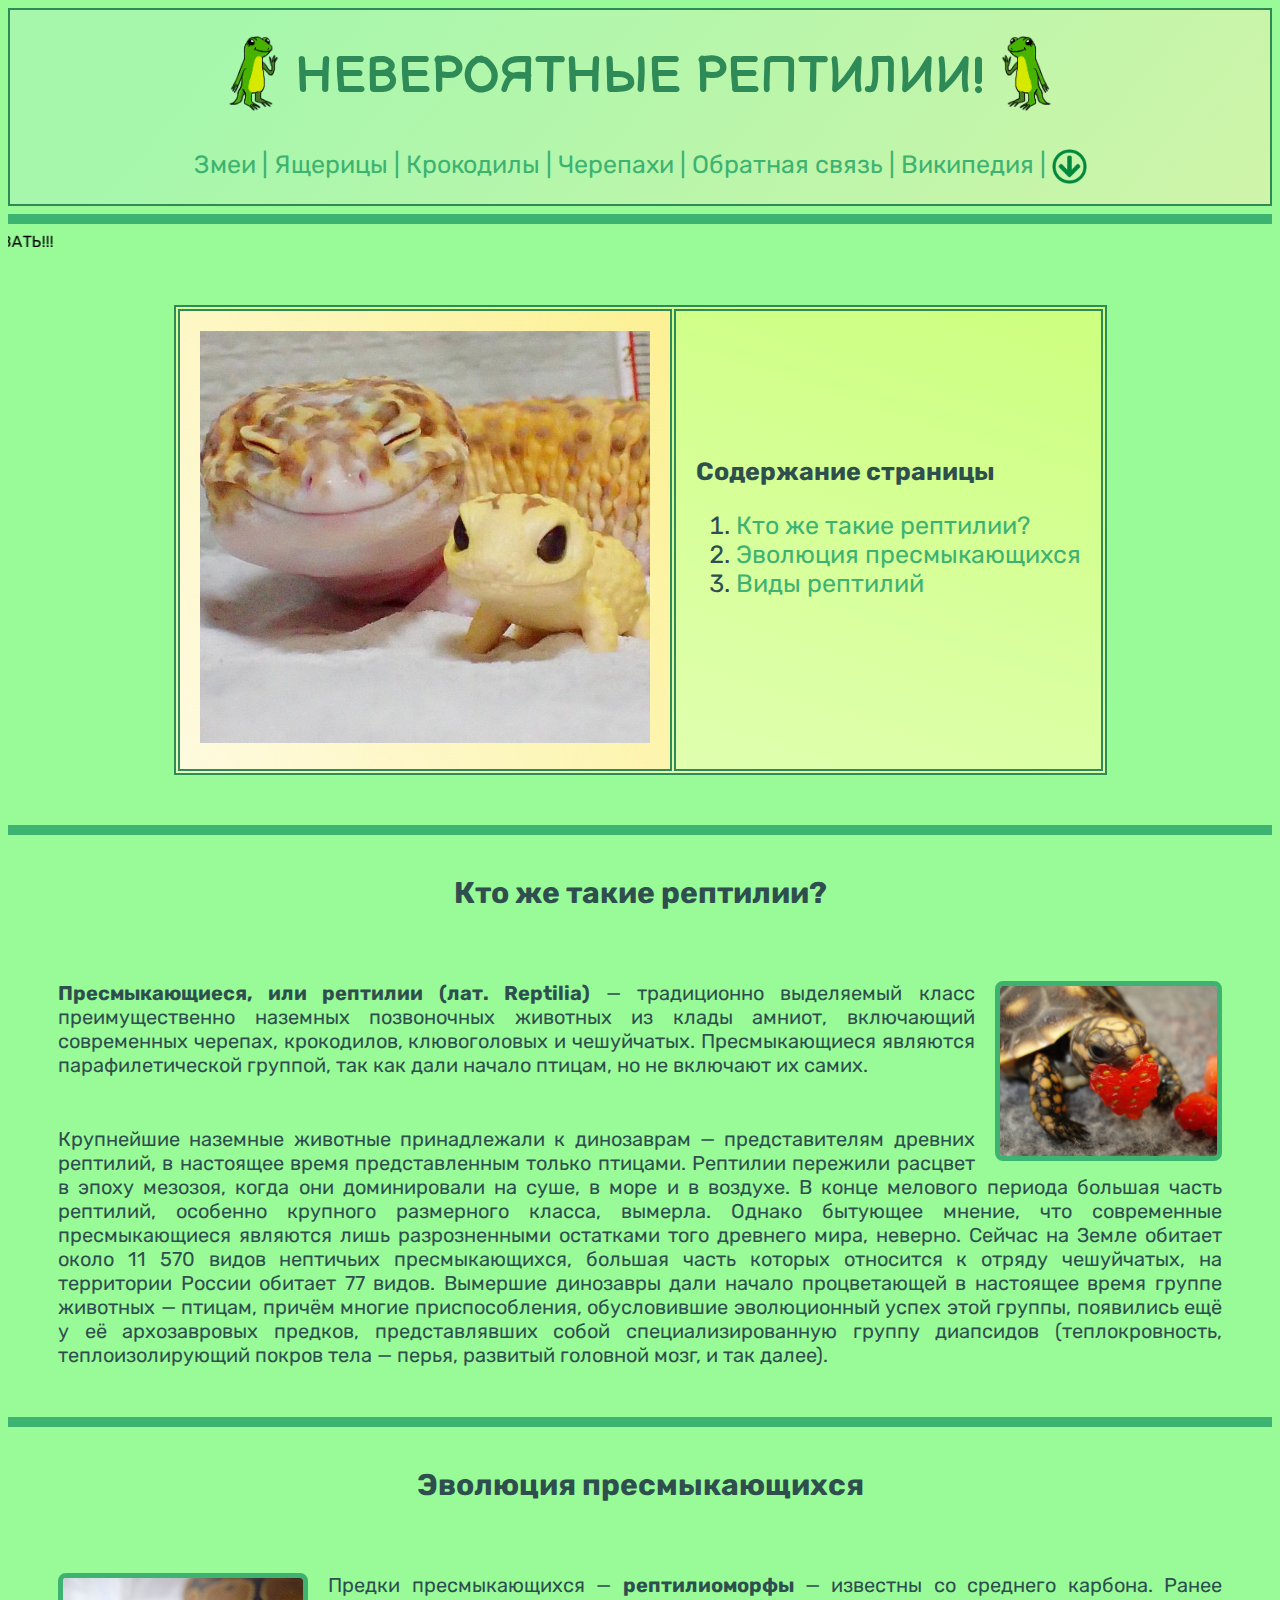
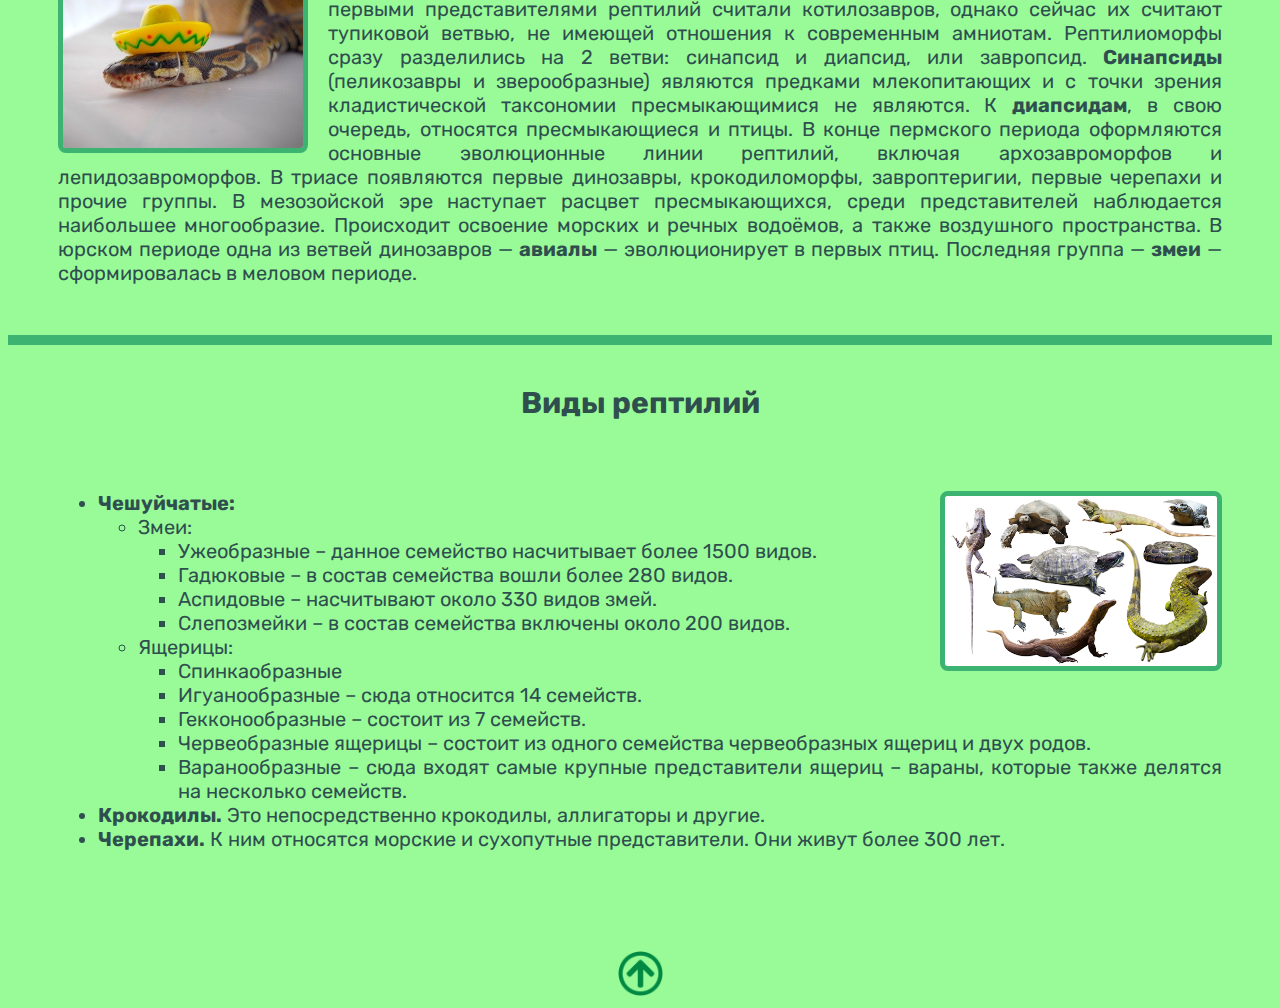
<file: index.html>
<!DOCTYPE html>
<html lang="en" dir="ltr">
  <head>
    <meta charset="utf-8">
    <link rel="stylesheet" href="style.css">
    <link rel="shortcut icon" href="images\reptiles.png" type="image/x-icon">
    <title>Рептилии</title>
  </head>
  <body>

    <div id="header">
      <table align="center">
        <tr>
          <td>
            <a href="images\reptiles1.png" target="_blank">
              <img src="images\reptiles1.png" width="75px">
            </a>
          </td>
          <td><h1><a name="top"></a>НЕВЕРОЯТНЫЕ РЕПТИЛИИ!</h1></td>
          <td>
            <a href="images\reptiles2.png" target="_blank">
              <img src="images\reptiles2.png" width="75px">
            </a>
          </td>
        </tr>
      </table>

      <nav>
        <a href="1.html">Змеи</a> |
        <a href="2.html">Ящерицы</a> |
        <a href="3.html">Крокодилы</a> |
        <a href="4.html">Черепахи</a> |
        <a href="5.html">Обратная связь</a> |
        <a href="https://ru.wikipedia.org/wiki/%D0%9F%D1%80%D0%B5%D1%81%D0%BC%D1%8B%D0%BA%D0%B0%D1%8E%D1%89%D0%B8%D0%B5%D1%81%D1%8F" target="_blank">Википедия</a> |
        <a href="#bottom"><img src="images\arrow_icon_down.png" width="35" align="center"></a>
      </nav>
    </div>

    <hr size="20" color="#3CB371">
    <marquee behavior="scroll" direction="right">ДОБРО ПОЖАЛОВАТЬ!!!</marquee>

    <div class="main" id="summary" align="center">
      <table cols="2" border="2px" bordercolor="#2E8B57" background="images\main_bg_table.svg" cellpadding="20px">
        <tr>
          <td background="images\yellow_bg.jpg"><img src="images\main_reptile.jpg" title="Милые рептилии" width="450"></td>
          <td><b>Содержание страницы</b>
             <ol>
               <li><a href="#chapter1">Кто же такие рептилии?</a></li>
               <li><a href="#chapter2">Эволюция пресмыкающихся</a></li>
               <li><a href="#chapter3">Виды рептилий</a></li>
             </ol>
          </td>
        </tr>
      </table>
    </div>

    <hr size="20" color="#3CB371">

    <div class="main">
      <h2><a name="chapter1"></a>Кто же такие рептилии?</h2>
      <div align="justify">
        <a href="images\turtle_main.jpg" target="_blank">
          <img class="image right" src="images\turtle_main.jpg" title="Милая черепашка"></a>
        <p class="text"><b>Пресмыкающиеся, или рептилии (лат. Reptilia)</b> — традиционно выделяемый
          класс преимущественно наземных позвоночных животных из клады амниот, включающий современных черепах, крокодилов,
          клювоголовых и чешуйчатых. Пресмыкающиеся являются парафилетической группой, так как дали начало птицам, но не
          включают их самих.</p>

        <p class="text">Крупнейшие наземные животные принадлежали к динозаврам — представителям древних рептилий, в настоящее время
          представленным только птицами. Рептилии пережили расцвет в эпоху мезозоя, когда они доминировали на суше, в море
          и в воздухе. В конце мелового периода большая часть рептилий, особенно крупного размерного класса, вымерла. Однако
          бытующее мнение, что современные пресмыкающиеся являются лишь разрозненными остатками того древнего мира, неверно.
          Сейчас на Земле обитает около 11 570 видов нептичьих пресмыкающихся, большая часть которых относится к отряду чешуйчатых,
          на территории России обитает 77 видов. Вымершие динозавры дали начало процветающей в настоящее время группе
          животных — птицам, причём многие приспособления, обусловившие эволюционный успех этой группы, появились ещё у её
          архозавровых предков, представлявших собой специализированную группу диапсидов (теплокровность, теплоизолирующий
          покров тела — перья, развитый головной мозг, и так далее).</p>
      </div>

      <hr size="10" color="#3CB371">

      <h2><a name="chapter2"></a>Эволюция пресмыкающихся</h2>
      <div align="justify">
        <a href="images\main_snake.jpg" target="_blank">
          <img class="image left" src="images\main_snake.jpg" title="Змейка"></a>
        <p class="text">Предки пресмыкающихся — <b>рептилиоморфы</b> — известны со среднего карбона. Ранее первыми представителями
          рептилий считали котилозавров, однако сейчас их считают тупиковой ветвью, не имеющей отношения к современным амниотам.
          Рептилиоморфы сразу разделились на 2 ветви: синапсид и диапсид, или завропсид. <b>Синапсиды</b> (пеликозавры и зверообразные)
          являются предками млекопитающих и с точки зрения кладистической таксономии пресмыкающимися не являются. К <b>диапсидам</b>,
          в свою очередь, относятся пресмыкающиеся и птицы. В конце пермского периода оформляются основные эволюционные линии
          рептилий, включая архозавроморфов и лепидозавроморфов. В триасе появляются первые динозавры, крокодиломорфы, завроптеригии,
          первые черепахи и прочие группы. В мезозойской эре наступает расцвет пресмыкающихся, среди представителей наблюдается
          наибольшее многообразие. Происходит освоение морских и речных водоёмов, а также воздушного пространства. В юрском
          периоде одна из ветвей динозавров — <b>авиалы</b> — эволюционирует в первых птиц. Последняя группа — <b>змеи</b> — сформировалась
          в меловом периоде.</p>
      </div>

      <hr size="10" color="#3CB371">

      <h2><a name="chapter3"></a>Виды рептилий</h2>
      <div align="justify">
        <a href="images\reptiles_main.png" target="_blank">
          <img class="image right" src="images\reptiles_main.png" title="Виды рептилий"></a>
        <ul class="text">
          <li><b>Чешуйчатые:</b></li>
            <ul>
              <li>Змеи:</li>
              <ul>
                <li>Ужеобразные – данное семейство насчитывает более 1500 видов.</li>
                <li>Гадюковые – в состав семейства вошли более 280 видов.</li>
                <li>Аспидовые – насчитывают около 330 видов змей.</li>
                <li>Слепозмейки – в состав семейства включены около 200 видов.</li>
              </ul>
              <li>Ящерицы:</li>
                <ul>
                  <li>Спинкаобразные</li>
                  <li>Игуанообразные – сюда относится 14 семейств.</li>
                  <li>Гекконообразные – состоит из 7 семейств.</li>
                  <li>Червеобразные ящерицы – состоит из одного семейства червеобразных ящериц и двух родов.</li>
                  <li>Варанообразные – сюда входят самые крупные представители ящериц – вараны, которые также делятся на несколько семейств.</li>
                </ul>
            </ul>
          <li><b>Крокодилы.</b> Это непосредственно крокодилы, аллигаторы и другие.</li>
          <li><b>Черепахи.</b> К ним относятся морские и сухопутные представители. Они живут более 300 лет.</li>
        </ul>
      </div>
    </div>

    <div id="arrow" align="center">
      <a href="#top" name="bottom"><img src="images\arrow_icon.png" width="45"></a>
    </div>

  </body>
</html>
</file>
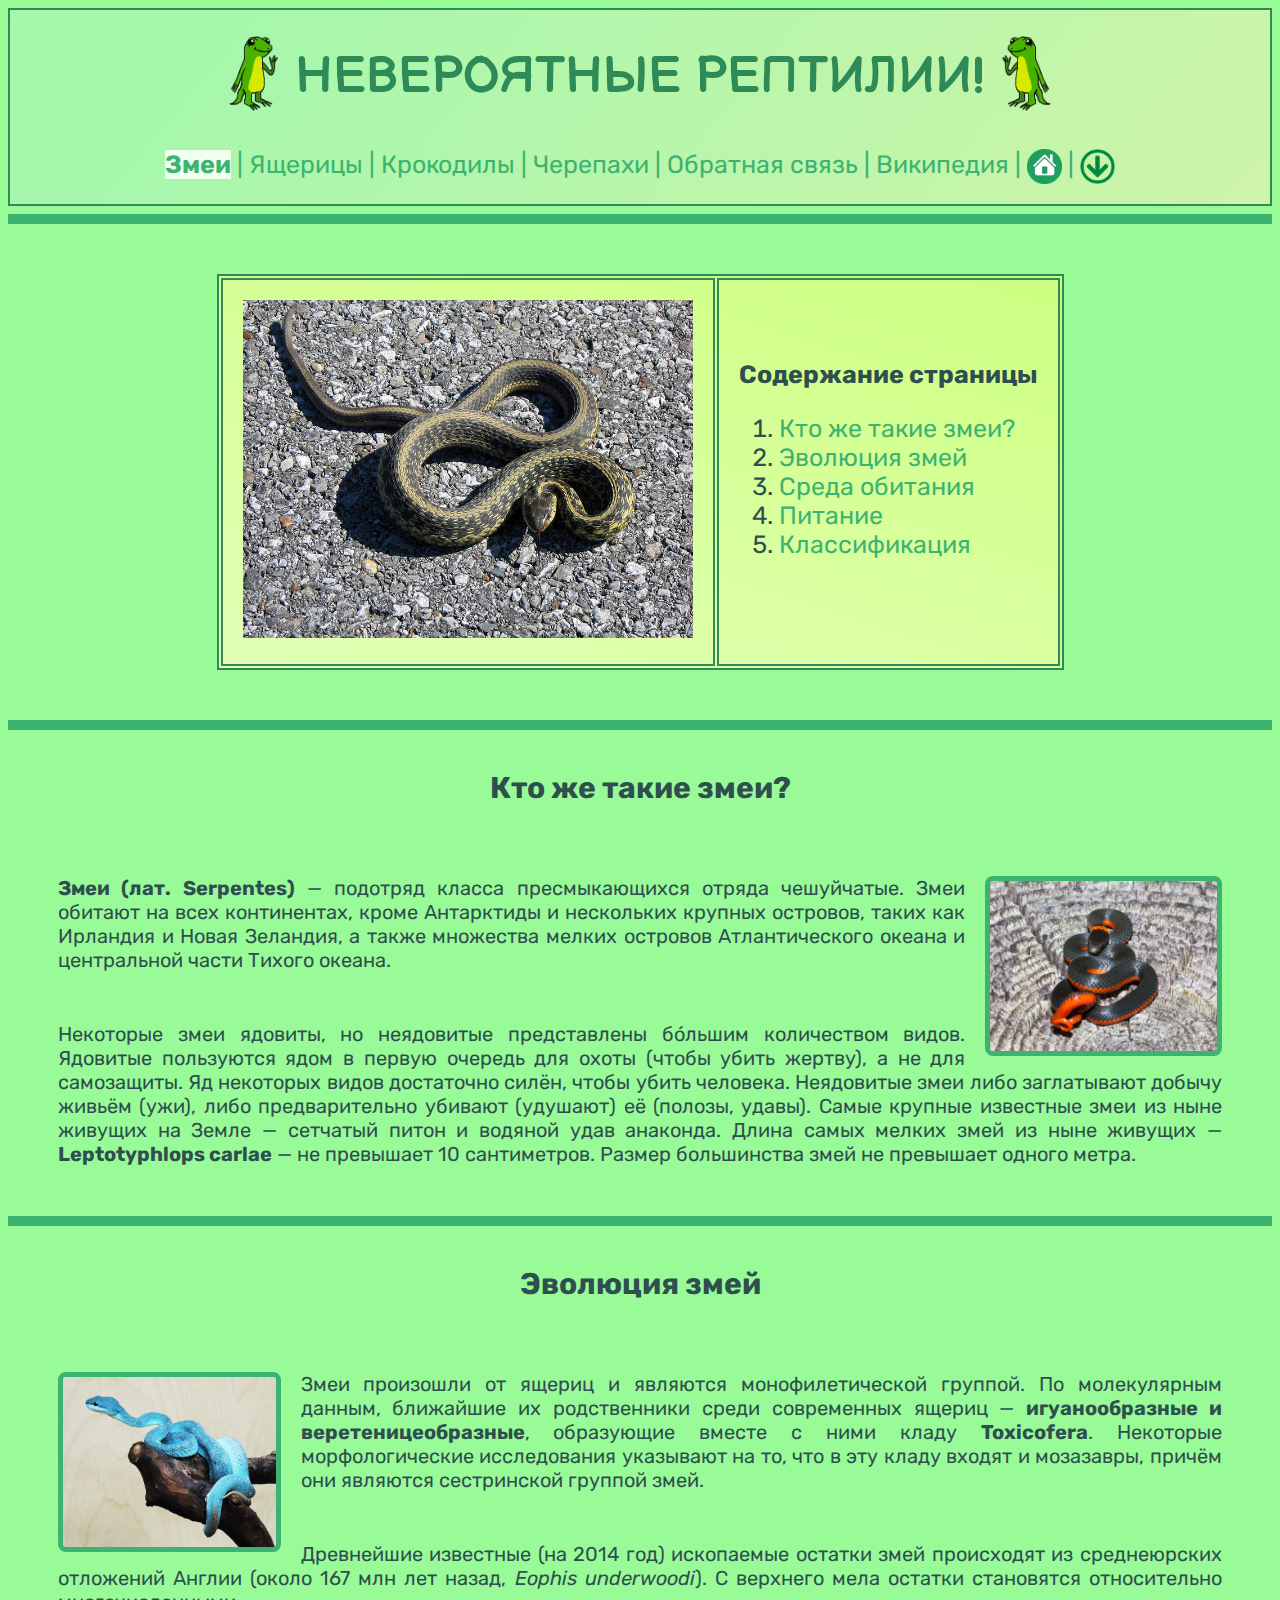
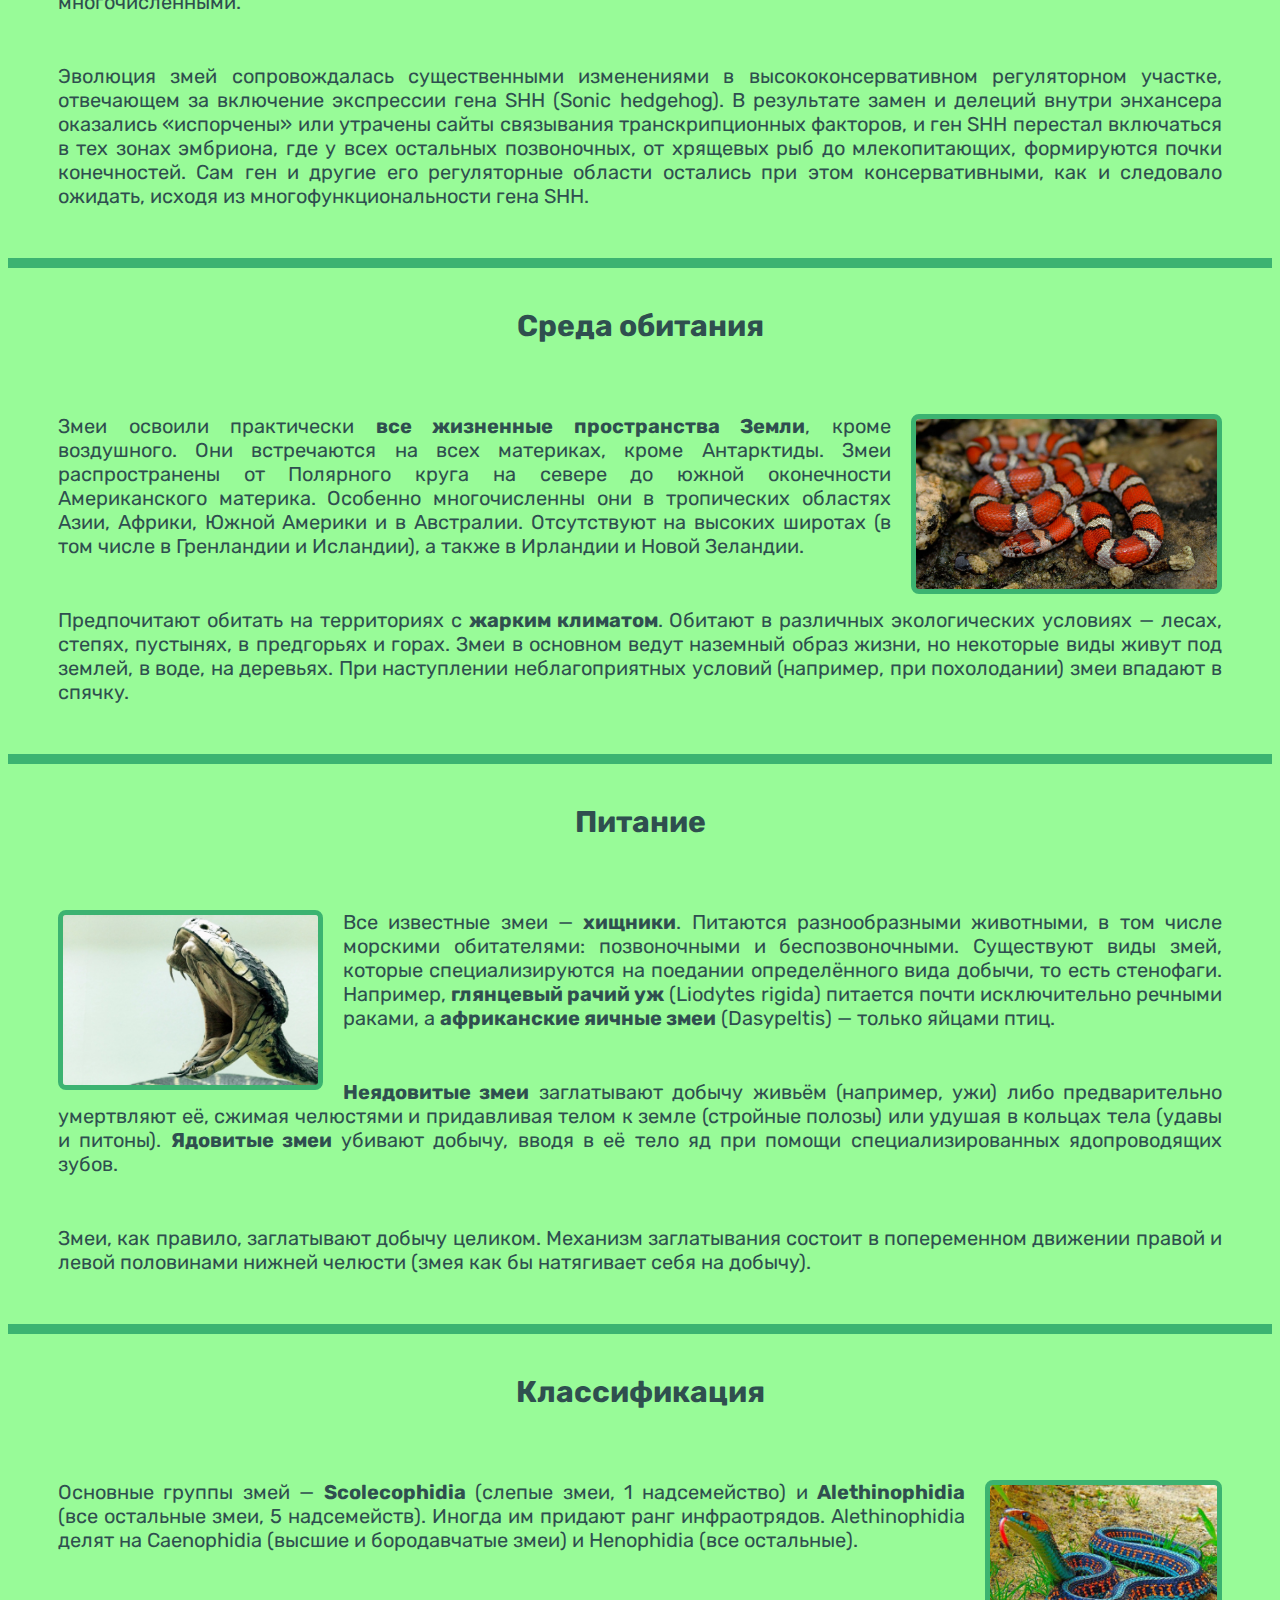
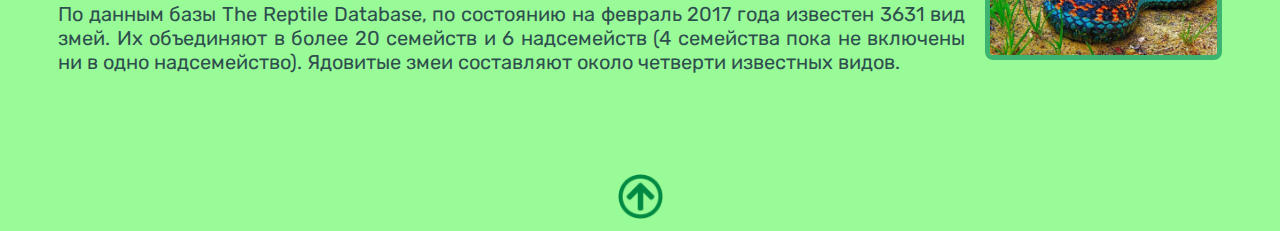
<file: 1.html>
<!DOCTYPE html>
<html lang="en" dir="ltr">
  <head>
    <meta charset="utf-8">
    <link rel="stylesheet" href="style.css">
    <link rel="shortcut icon" href="images\reptiles.png" type="image/x-icon">
    <title>Змеи</title>
  </head>
  <body>

    <div id="header">
      <table align="center">
        <tr>
          <td>
            <a href="images\reptiles1.png" target="_blank">
              <img src="images\reptiles1.png" width="75px">
            </a>
          </td>
          <td><h1><a name="top"></a>НЕВЕРОЯТНЫЕ РЕПТИЛИИ!</h1></td>
          <td>
            <a href="images\reptiles2.png" target="_blank">
              <img src="images\reptiles2.png" width="75px">
            </a>
          </td>
        </tr>
      </table>

      <nav>
        <a class="current" href="1.html">Змеи</a> |
        <a href="2.html">Ящерицы</a> |
        <a href="3.html">Крокодилы</a> |
        <a href="4.html">Черепахи</a> |
        <a href="5.html">Обратная связь</a> |
        <a href="https://ru.wikipedia.org/wiki/%D0%97%D0%BC%D0%B5%D0%B8" target="_blank">Википедия</a> |
        <a href="index.html"><img src="images\home.png" width=35 align="center"></a> |
        <a href="#bottom"><img src="images\arrow_icon_down.png" width="35" align="center"></a>
      </nav>
    </div>

    <hr size="20" color="#3CB371">

    <div class="main" id="summary" align="center">
      <table cols="2" border="2px" bordercolor="#2E8B57" background="images\main_bg_table.svg" cellpadding="20px">
        <tr>
          <td><img src="images\snake1.jpg" title="Змея" width="450"></td>
          <td><b>Содержание страницы</b>
             <ol>
               <li><a href="#chapter1">Кто же такие змеи?</a></li>
               <li><a href="#chapter2">Эволюция змей</a></li>
               <li><a href="#chapter3">Среда обитания</a></li>
               <li><a href="#chapter4">Питание</a></li>
               <li><a href="#chapter5">Классификация</a></li>
             </ol>
          </td>
        </tr>
      </table>
    </div>

    <hr size="20" color="#3CB371">

    <div class="main">
      <h2><a name="chapter1"></a>Кто же такие змеи?</h2>
      <div align="justify">
        <a href="images\snake2.jpg" target="_blank">
          <img class="image right" src="images\snake2.jpg" title="Интересная змея"></a>
        <p class="text"><b>Змеи (лат. Serpentes)</b> — подотряд класса пресмыкающихся отряда чешуйчатые. Змеи обитают на
          всех континентах, кроме Антарктиды и нескольких крупных островов, таких как Ирландия и Новая Зеландия, а также
          множества мелких островов Атлантического океана и центральной части Тихого океана.</p>

        <p class="text">Некоторые змеи ядовиты, но неядовитые представлены бóльшим количеством видов. Ядовитые пользуются
          ядом в первую очередь для охоты (чтобы убить жертву), а не для самозащиты. Яд некоторых видов достаточно силён,
          чтобы убить человека. Неядовитые змеи либо заглатывают добычу живьём (ужи), либо предварительно убивают (удушают)
          её (полозы, удавы). Самые крупные известные змеи из ныне живущих на Земле — сетчатый питон и водяной удав анаконда.
          Длина самых мелких змей из ныне живущих — <b>Leptotyphlops carlae</b> — не превышает 10 сантиметров. Размер большинства
          змей не превышает одного метра.</p>
      </div>

      <hr size="10" color="#3CB371">

      <h2><a name="chapter2"></a>Эволюция змей</h2>
      <div align="justify">
        <a href="images\snake3.jpg" target="_blank">
          <img class="image left" src="images\snake3.jpg" title="Голубая змея"></a>
        <p class="text">Змеи произошли от ящериц и являются монофилетической группой. По молекулярным данным, ближайшие
          их родственники среди современных ящериц — <b>игуанообразные и веретеницеобразные</b>, образующие вместе с ними кладу
          <b>Toxicofera</b>. Некоторые морфологические исследования указывают на то, что в эту кладу входят и мозазавры, причём
          они являются сестринской группой змей.</p>
        <p class="text">Древнейшие известные (на 2014 год) ископаемые остатки змей происходят из среднеюрских отложений
          Англии (около 167 млн лет назад, <i>Eophis underwoodi</i>). С верхнего мела остатки становятся относительно
          многочисленными.</p>
        <p class="text">Эволюция змей сопровождалась существенными изменениями в высококонсервативном регуляторном участке,
          отвечающем за включение экспрессии гена SHH (Sonic hedgehog). В результате замен и делеций внутри энхансера оказались
          «испорчены» или утрачены сайты связывания транскрипционных факторов, и ген SHH перестал включаться в тех зонах эмбриона,
          где у всех остальных позвоночных, от хрящевых рыб до млекопитающих, формируются почки конечностей. Сам ген и другие его
          регуляторные области остались при этом консервативными, как и следовало ожидать, исходя из многофункциональности гена SHH.</p>
      </div>

      <hr size="10" color="#3CB371">

      <h2><a name="chapter3"></a>Среда обитания</h2>
      <div align="justify">
        <a href="images\snake4.jpg" target="_blank">
          <img class="image right" src="images\snake4.jpg" title="Полосатая змея"></a>
        <p class="text">Змеи освоили практически <b>все жизненные пространства Земли</b>, кроме воздушного. Они встречаются на
          всех материках, кроме Антарктиды. Змеи распространены от Полярного круга на севере до южной оконечности Американского
          материка. Особенно многочисленны они в тропических областях Азии, Африки, Южной Америки и в Австралии. Отсутствуют на
          высоких широтах (в том числе в Гренландии и Исландии), а также в Ирландии и Новой Зеландии.</p>
        <p class="text">Предпочитают обитать на территориях с <b>жарким климатом</b>. Обитают в различных экологических
          условиях — лесах, степях, пустынях, в предгорьях и горах. Змеи в основном ведут наземный образ жизни, но
          некоторые виды живут под землей, в воде, на деревьях. При наступлении неблагоприятных условий (например,
          при похолодании) змеи впадают в спячку.</p>
      </div>

      <hr size="10" color="#3CB371">

      <h2><a name="chapter4"></a>Питание</h2>
      <div align="justify">
        <a href="images\snake5.jpg" target="_blank">
          <img class="image left" src="images\snake5.jpg" title="Змея кусает"></a>
        <p class="text">Все известные змеи — <b>хищники</b>. Питаются разнообразными животными, в том числе морскими обитателями:
          позвоночными и беспозвоночными. Существуют виды змей, которые специализируются на поедании определённого вида добычи,
          то есть стенофаги. Например, <b>глянцевый рачий уж</b> (Liodytes rigida) питается почти исключительно речными раками, а
          <b>африканские яичные змеи</b> (Dasypeltis) — только яйцами птиц.</p>
        <p class="text"><b>Неядовитые змеи</b> заглатывают добычу живьём (например, ужи) либо предварительно умертвляют её,
          сжимая челюстями и придавливая телом к земле (стройные полозы) или удушая в кольцах тела (удавы и питоны).
          <b>Ядовитые змеи</b> убивают добычу, вводя в её тело яд при помощи специализированных ядопроводящих зубов.</p>
        <p class="text">Змеи, как правило, заглатывают добычу целиком. Механизм заглатывания состоит в попеременном
          движении правой и левой половинами нижней челюсти (змея как бы натягивает себя на добычу).</p>
      </div>

      <hr size="10" color="#3CB371">

      <h2><a name="chapter5"></a>Классификация</h2>
      <div align="justify">
        <a href="images\snake6.jpg" target="_blank">
          <img class="image right" src="images\snake6.jpg" title="Цветная змея"></a>
        <p class="text">Основные группы змей — <b>Scolecophidia</b> (слепые змеи, 1 надсемейство) и <b>Alethinophidia</b>
          (все остальные змеи, 5 надсемейств). Иногда им придают ранг инфраотрядов. Alethinophidia делят на Caenophidia
          (высшие и бородавчатые змеи) и Henophidia (все остальные).</p>
        <p class="text">По данным базы The Reptile Database, по состоянию на февраль 2017 года известен 3631 вид змей.
          Их объединяют в более 20 семейств и 6 надсемейств (4 семейства пока не включены ни в одно надсемейство).
          Ядовитые змеи составляют около четверти известных видов.</p>
      </div>
    </div>

    <div id="arrow" align="center">
      <a href="#top" name="bottom"><img src="images\arrow_icon.png" width=45></a>
    </div>

  </body>
</html>
</file>
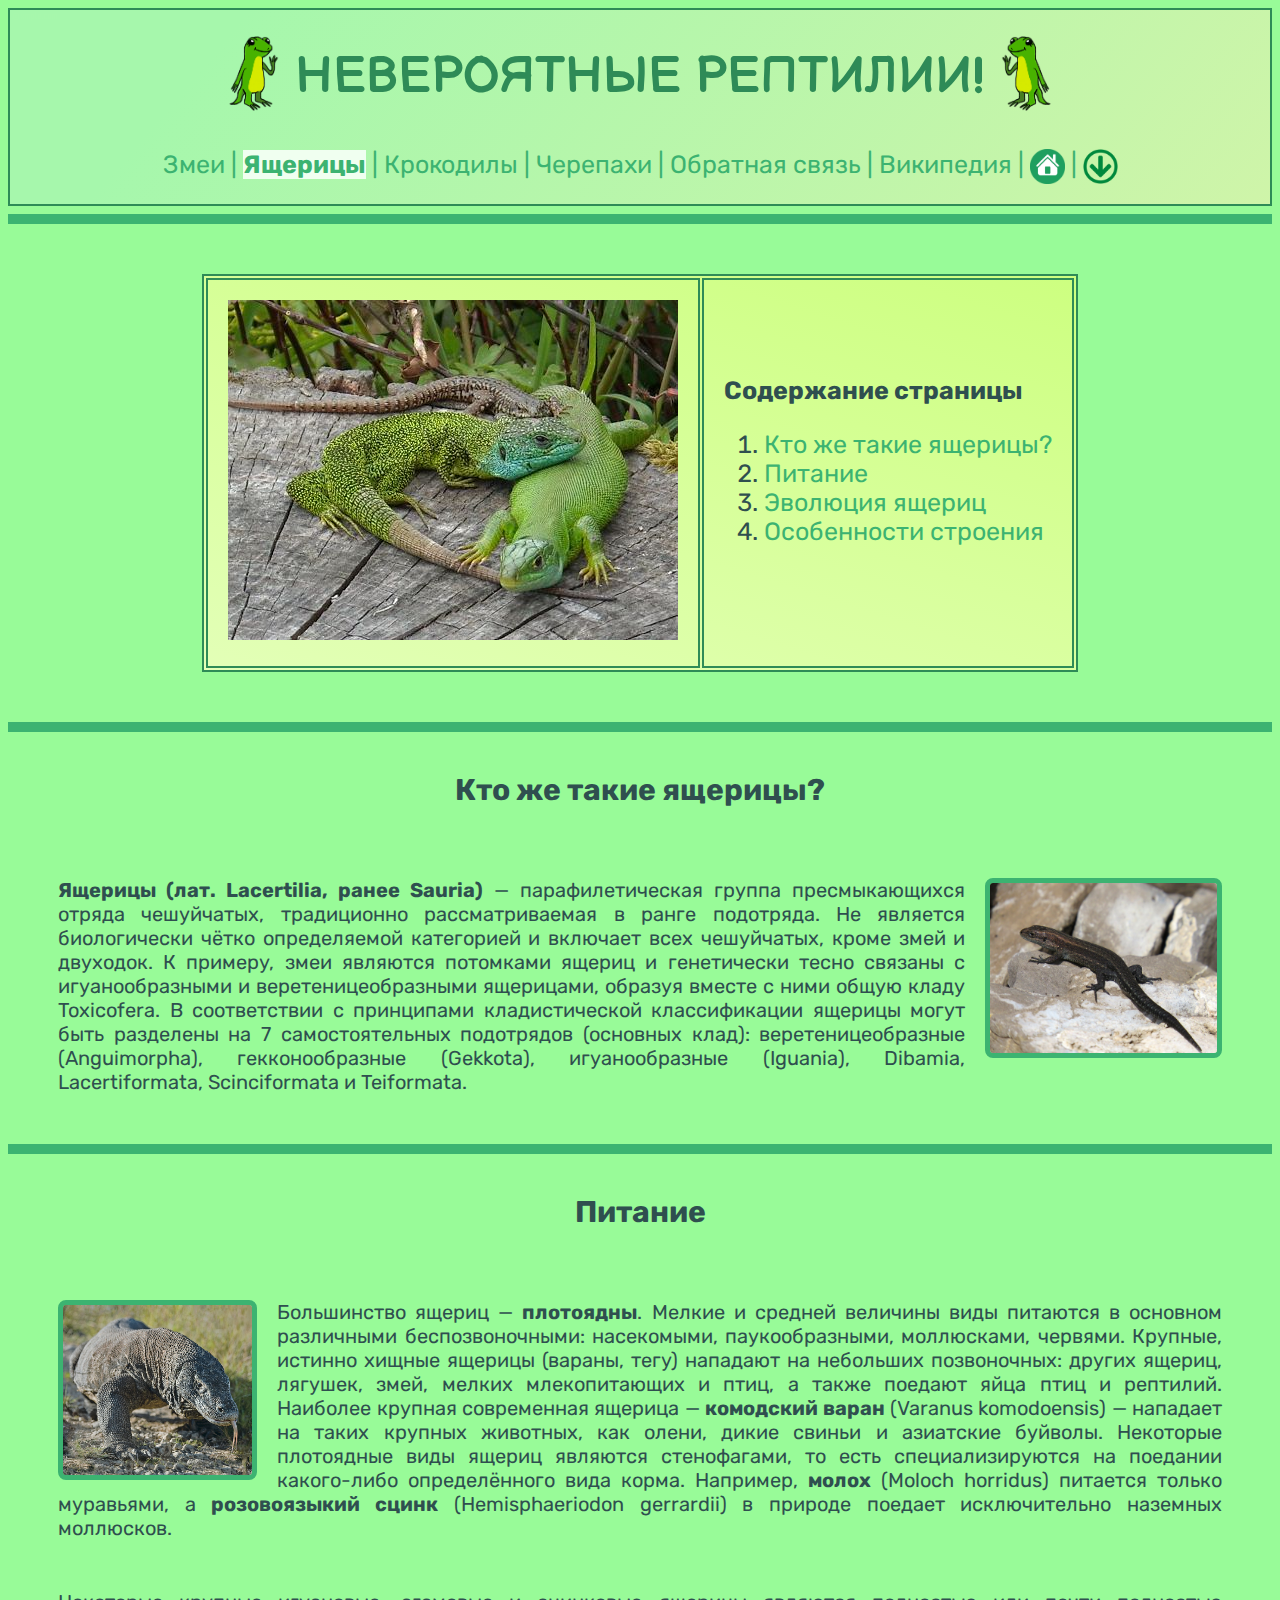
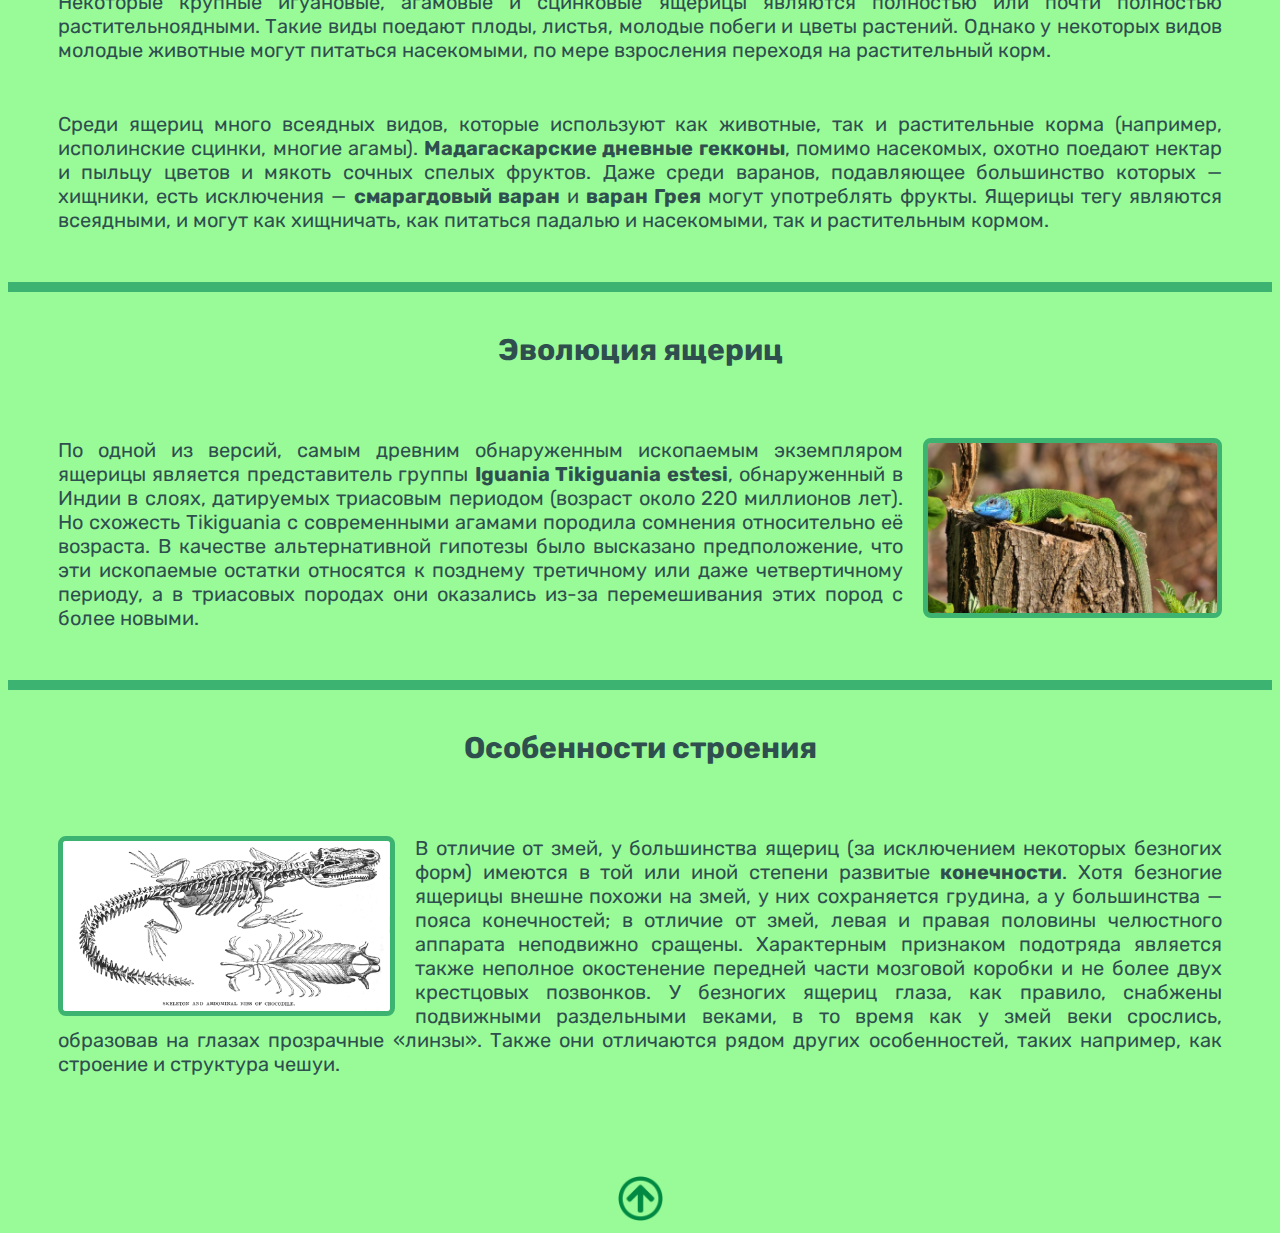
<file: 2.html>
<!DOCTYPE html>
<html lang="en" dir="ltr">
  <head>
    <meta charset="utf-8">
    <link rel="stylesheet" href="style.css">
    <link rel="shortcut icon" href="images\reptiles.png" type="image/x-icon">
    <title>Ящерицы</title>
  </head>
  <body>

    <div id="header">
      <table align="center">
        <tr>
          <td>
            <a href="images\reptiles1.png" target="_blank">
              <img src="images\reptiles1.png" width="75px">
            </a>
          </td>
          <td><h1><a name="top"></a>НЕВЕРОЯТНЫЕ РЕПТИЛИИ!</h1></td>
          <td>
            <a href="images\reptiles2.png" target="_blank">
              <img src="images\reptiles2.png" width="75px">
            </a>
          </td>
        </tr>
      </table>

      <nav>
        <a href="1.html">Змеи</a> |
        <a class="current" href="2.html">Ящерицы</a> |
        <a href="3.html">Крокодилы</a> |
        <a href="4.html">Черепахи</a> |
        <a href="5.html">Обратная связь</a> |
        <a href="https://ru.wikipedia.org/wiki/%D0%AF%D1%89%D0%B5%D1%80%D0%B8%D1%86%D1%8B" target="_blank">Википедия</a> |
        <a href="index.html"><img src="images\home.png" width=35 align="center"></a> |
        <a href="#bottom"><img src="images\arrow_icon_down.png" width="35" align="center"></a>
      </nav>
    </div>

    <hr size="20" color="#3CB371">

    <div class="main" id="summary" align="center">
      <table cols="2" border="2px" bordercolor="#2E8B57" background="images\main_bg_table.svg" cellpadding="20px">
        <tr>
          <td><img src="images\lizard1.jpg" title="Ящерицы" width="450"></td>
          <td><b>Содержание страницы</b>
             <ol>
               <li><a href="#chapter1">Кто же такие ящерицы?</a></li>
               <li><a href="#chapter2">Питание</a></li>
               <li><a href="#chapter3">Эволюция ящериц</a></li>
               <li><a href="#chapter4">Особенности строения</a></li>
             </ol>
          </td>
        </tr>
      </table>
    </div>

    <hr size="20" color="#3CB371">

    <div class="main">
      <h2><a name="chapter1"></a>Кто же такие ящерицы?</h2>
      <div align="justify">
        <a href="images\lizard2.jpg" target="_blank">
          <img class="image right" src="images\lizard2.jpg" title="Красивая ящерица"></a>
        <p class="text"><b>Ящерицы (лат. Lacertilia, ранее Sauria)</b> — парафилетическая группа пресмыкающихся отряда
          чешуйчатых, традиционно рассматриваемая в ранге подотряда. Не является биологически чётко определяемой категорией
          и включает всех чешуйчатых, кроме змей и двуходок. К примеру, змеи являются потомками ящериц и генетически тесно
          связаны с игуанообразными и веретеницеобразными ящерицами, образуя вместе с ними общую кладу Toxicofera. В соответствии
          с принципами кладистической классификации ящерицы могут быть разделены на 7 самостоятельных подотрядов (основных клад):
          веретеницеобразные (Anguimorpha), гекконообразные (Gekkota), игуанообразные (Iguania), Dibamia, Lacertiformata,
          Scinciformata и Teiformata.</p>
      </div>

      <hr size="10" color="#3CB371">

      <h2><a name="chapter2"></a>Питание</h2>
      <div align="justify">
        <a href="images\lizard3.jpg" target="_blank">
          <img class="image left" src="images\lizard3.jpg" title="Комодский варан"></a>
        <p class="text">Большинство ящериц — <b>плотоядны</b>. Мелкие и средней величины виды питаются в основном различными
          беспозвоночными: насекомыми, паукообразными, моллюсками, червями. Крупные, истинно хищные ящерицы (вараны, тегу)
          нападают на небольших позвоночных: других ящериц, лягушек, змей, мелких млекопитающих и птиц, а также поедают яйца
          птиц и рептилий. Наиболее крупная современная ящерица — <b>комодский варан</b> (Varanus komodoensis) — нападает на таких
          крупных животных, как олени, дикие свиньи и азиатские буйволы. Некоторые плотоядные виды ящериц являются стенофагами,
          то есть специализируются на поедании какого-либо определённого вида корма. Например, <b>молох</b> (Moloch horridus) питается
          только муравьями, а <b>розовоязыкий сцинк</b> (Hemisphaeriodon gerrardii) в природе поедает исключительно наземных моллюсков.</p>
        <p class="text">Некоторые крупные игуановые, агамовые и сцинковые ящерицы являются полностью или почти полностью
          растительноядными. Такие виды поедают плоды, листья, молодые побеги и цветы растений. Однако у некоторых видов
          молодые животные могут питаться насекомыми, по мере взросления переходя на растительный корм.</p>
        <p class="text">Среди ящериц много всеядных видов, которые используют как животные, так и растительные корма
          (например, исполинские сцинки, многие агамы). <b>Мадагаскарские дневные гекконы</b>, помимо насекомых, охотно поедают
          нектар и пыльцу цветов и мякоть сочных спелых фруктов. Даже среди варанов, подавляющее большинство которых — хищники,
          есть исключения — <b>смарагдовый варан</b> и <b>варан Грея</b> могут употреблять фрукты. Ящерицы тегу являются всеядными, и могут
          как хищничать, как питаться падалью и насекомыми, так и растительным кормом.</p>
      </div>

      <hr size="10" color="#3CB371">

      <h2><a name="chapter3"></a>Эволюция ящериц</h2>
      <div align="justify">
        <a href="images\lizard4.jpg" target="_blank">
          <img class="image right" src="images\lizard4.jpg" title="Длиннохвостая ящерица"></a>
        <p class="text">По одной из версий, самым древним обнаруженным ископаемым экземпляром ящерицы является представитель
          группы <b>Iguania Tikiguania estesi</b>, обнаруженный в Индии в слоях, датируемых триасовым периодом (возраст около 220
          миллионов лет). Но схожесть Tikiguania с современными агамами породила сомнения относительно её возраста.
          В качестве альтернативной гипотезы было высказано предположение, что эти ископаемые остатки относятся к позднему
          третичному или даже четвертичному периоду, а в триасовых породах они оказались из-за перемешивания этих пород
          с более новыми.</p>
      </div>

      <hr size="10" color="#3CB371">

      <h2><a name="chapter4"></a>Особенности строения</h2>
      <div align="justify">
        <a href="images\lizard5.png" target="_blank">
          <img class="image left" src="images\lizard5.png" title="Строение ящерицы"></a>
        <p class="text">В отличие от змей, у большинства ящериц (за исключением некоторых безногих форм) имеются в
          той или иной степени развитые <b>конечности</b>. Хотя безногие ящерицы внешне похожи на змей, у них сохраняется
          грудина, а у большинства — пояса конечностей; в отличие от змей, левая и правая половины челюстного
          аппарата неподвижно сращены. Характерным признаком подотряда является также неполное окостенение передней
          части мозговой коробки и не более двух крестцовых позвонков. У безногих ящериц глаза, как правило,
          снабжены подвижными раздельными веками, в то время как у змей веки срослись, образовав на глазах
          прозрачные «линзы». Также они отличаются рядом других особенностей, таких например, как строение и структура чешуи.</p>
      </div>
    </div>

    <div id="arrow" align="center">
      <a href="#top" name="bottom"><img src="images\arrow_icon.png" width="45"></a>
    </div>

  </body>
</html>
</file>
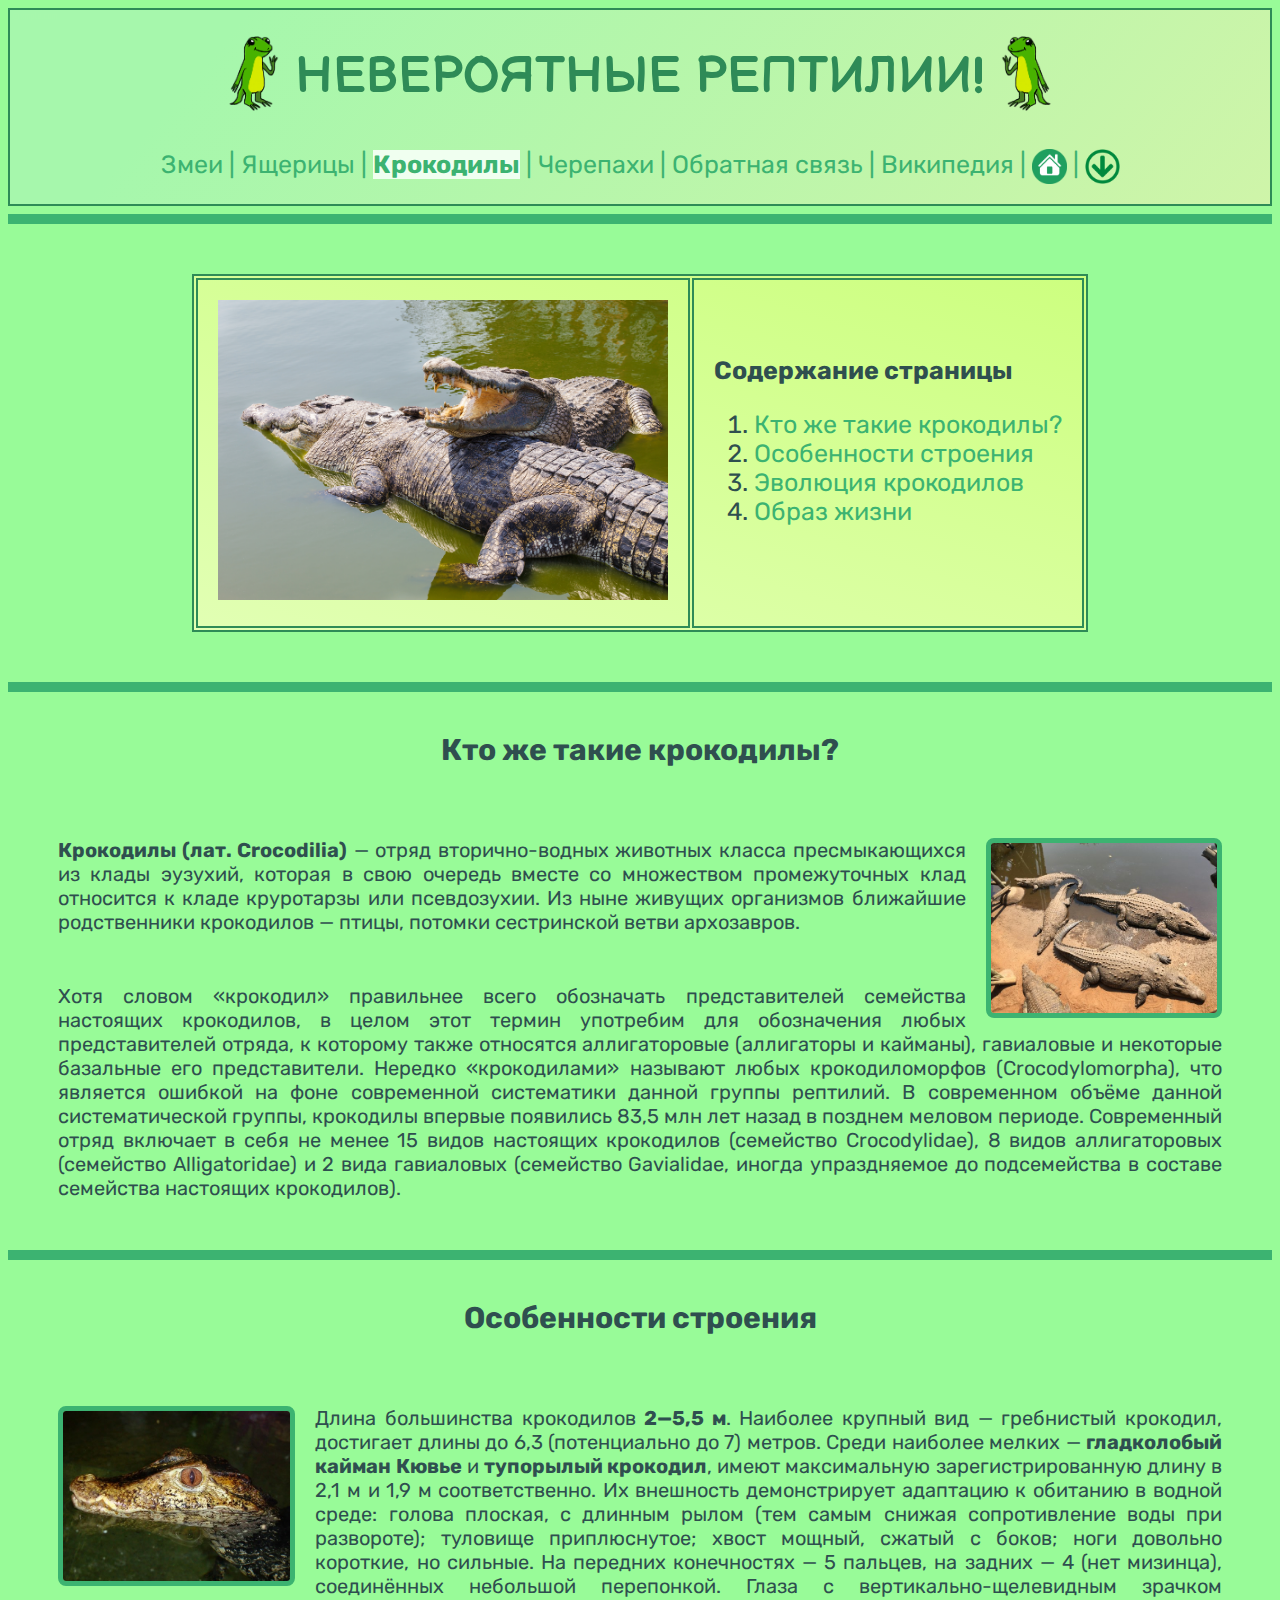
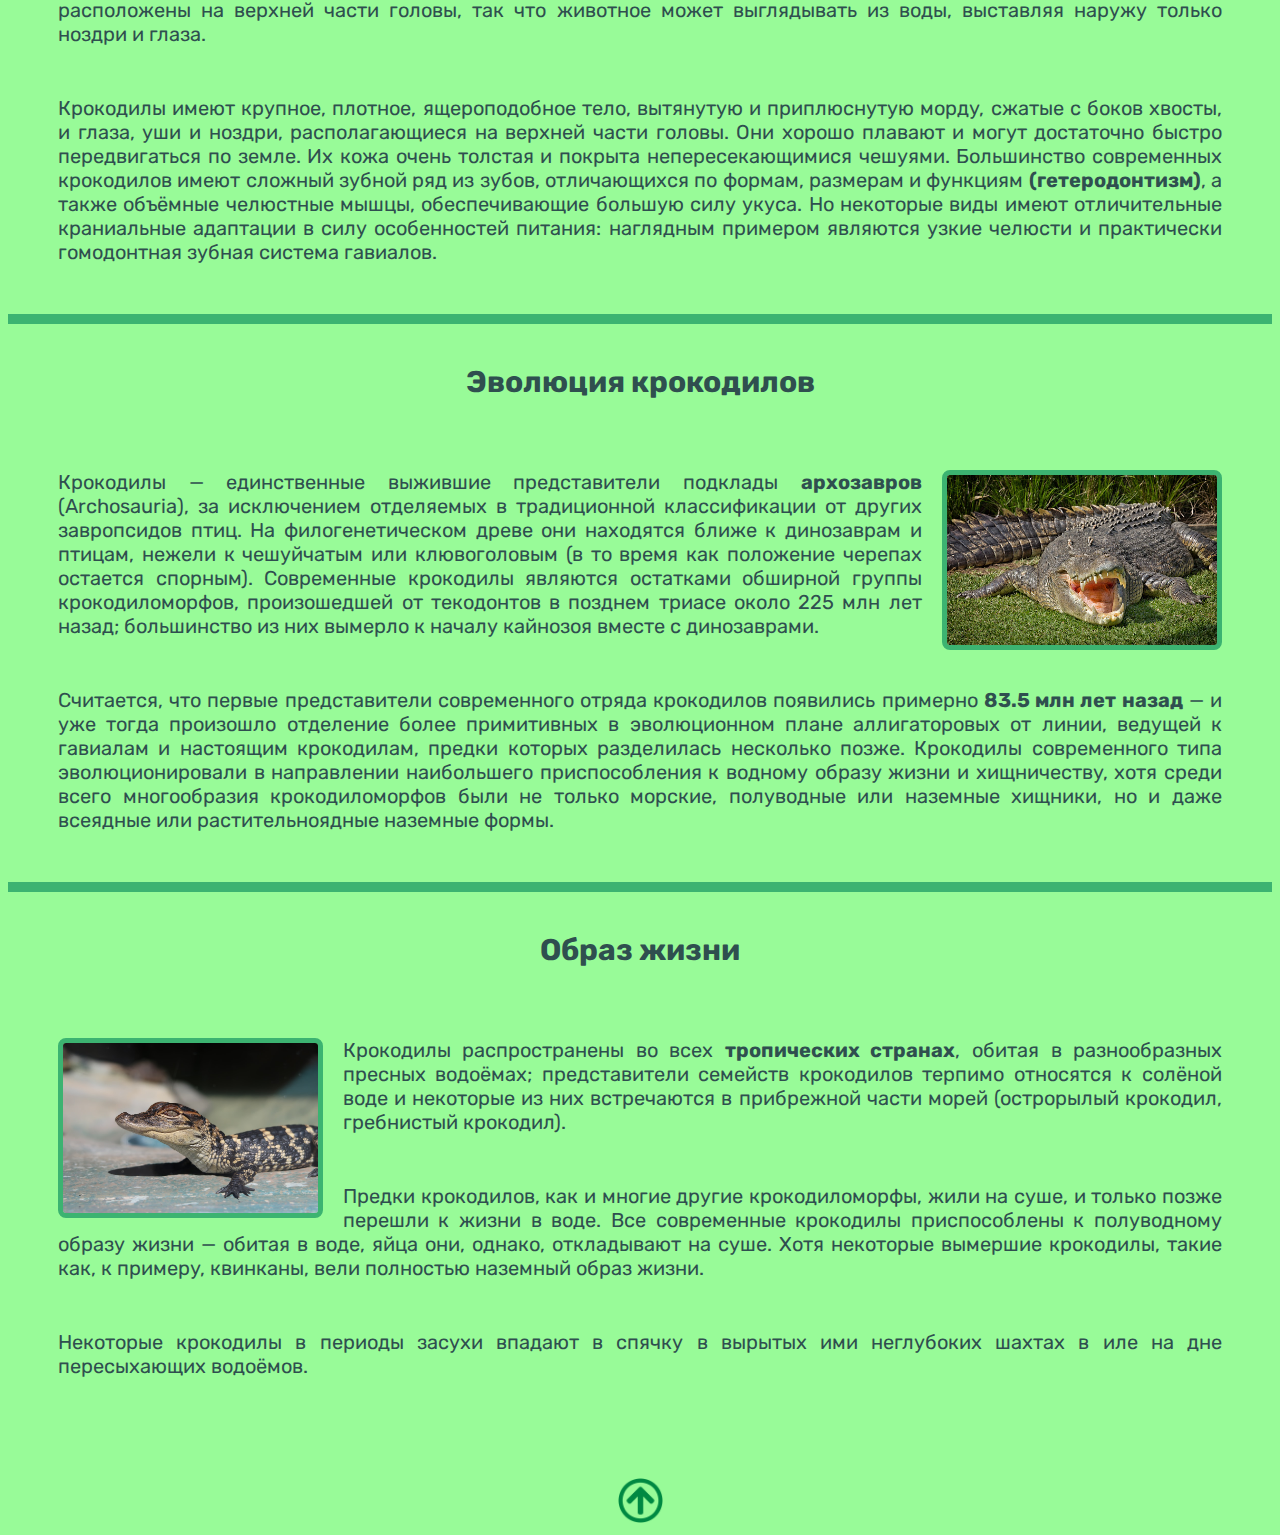
<file: 3.html>
<!DOCTYPE html>
<html lang="en" dir="ltr">
  <head>
    <meta charset="utf-8">
    <link rel="stylesheet" href="style.css">
    <link rel="shortcut icon" href="images\reptiles.png" type="image/x-icon">
    <title>Крокодилы</title>
  </head>
  <body>

    <div id="header">
      <table align="center">
        <tr>
          <td>
            <a href="images\reptiles1.png" target="_blank">
              <img src="images\reptiles1.png" width="75px">
            </a>
          </td>
          <td><h1><a name="top"></a>НЕВЕРОЯТНЫЕ РЕПТИЛИИ!</h1></td>
          <td>
            <a href="images\reptiles2.png" target="_blank">
              <img src="images\reptiles2.png" width="75px">
            </a>
          </td>
        </tr>
      </table>

      <nav>
        <a href="1.html">Змеи</a> |
        <a href="2.html">Ящерицы</a> |
        <a class="current"href="3.html">Крокодилы</a> |
        <a href="4.html">Черепахи</a> |
        <a href="5.html">Обратная связь</a> |
        <a href="https://ru.wikipedia.org/wiki/%D0%9A%D1%80%D0%BE%D0%BA%D0%BE%D0%B4%D0%B8%D0%BB%D1%8B" target="_blank">Википедия</a> |
        <a href="index.html"><img src="images\home.png" width=35 align="center"></a> |
        <a href="#bottom"><img src="images\arrow_icon_down.png" width="35" align="center"></a>
      </nav>
    </div>

    <hr size="20" color="#3CB371">

    <div class="main" id="summary" align="center">
      <table cols="2" border="2px" bordercolor="#2E8B57" background="images\main_bg_table.svg" cellpadding="20px">
        <tr>
          <td><img src="images\crocodile1.jpg" title="Крокодилы" width="450"></td>
          <td><b>Содержание страницы</b>
             <ol>
               <li><a href="#chapter1">Кто же такие крокодилы?</a></li>
               <li><a href="#chapter2">Особенности строения</a></li>
               <li><a href="#chapter3">Эволюция крокодилов</a></li>
               <li><a href="#chapter4">Образ жизни</a></li>
             </ol>
          </td>
        </tr>
      </table>
    </div>

    <hr size="20" color="#3CB371">

    <div class="main">
      <h2><a name="chapter1"></a>Кто же такие крокодилы?</h2>
      <div align="justify">
        <a href="images\crocodile2.jpg" target="_blank">
          <img class="image right" src="images\crocodile2.jpg" title="Крокодилы лежат"></a>
        <p class="text"><b>Крокодилы (лат. Crocodilia)</b> — отряд вторично-водных животных класса пресмыкающихся из
          клады эузухий, которая в свою очередь вместе со множеством промежуточных клад относится к кладе круротарзы
          или псевдозухии. Из ныне живущих организмов ближайшие родственники крокодилов — птицы, потомки сестринской
          ветви архозавров.</p>
        <p class="text">Хотя словом «крокодил» правильнее всего обозначать представителей семейства настоящих
          крокодилов, в целом этот термин употребим для обозначения любых представителей отряда, к которому также
          относятся аллигаторовые (аллигаторы и кайманы), гавиаловые и некоторые базальные его представители. Нередко
          «крокодилами» называют любых крокодиломорфов (Crocodylomorpha), что является ошибкой на фоне современной
          систематики данной группы рептилий. В современном объёме данной систематической группы, крокодилы впервые
          появились 83,5 млн лет назад в позднем меловом периоде. Современный отряд включает в себя не менее 15
          видов настоящих крокодилов (семейство Crocodylidae), 8 видов аллигаторовых (семейство Alligatoridae)
          и 2 вида гавиаловых (семейство Gavialidae, иногда упраздняемое до подсемейства в составе семейства
          настоящих крокодилов).</p>
      </div>

      <hr size="10" color="#3CB371">

      <h2><a name="chapter2"></a>Особенности строения</h2>
      <div align="justify">
        <a href="images\crocodile3.jpeg" target="_blank">
          <img class="image left" src="images\crocodile3.jpeg" title="Гладколобый кайман Кювье"></a>
        <p class="text">Длина большинства крокодилов <b>2—5,5 м</b>. Наиболее крупный вид — гребнистый крокодил, достигает
          длины до 6,3 (потенциально до 7) метров. Среди наиболее мелких — <b>гладколобый кайман Кювье</b> и <b>тупорылый крокодил</b>,
          имеют максимальную зарегистрированную длину в 2,1 м и 1,9 м соответственно. Их внешность демонстрирует адаптацию
          к обитанию в водной среде: голова плоская, с длинным рылом (тем самым снижая сопротивление воды при развороте);
          туловище приплюснутое; хвост мощный, сжатый с боков; ноги довольно короткие, но сильные. На передних конечностях
          — 5 пальцев, на задних — 4 (нет мизинца), соединённых небольшой перепонкой. Глаза с вертикально-щелевидным зрачком
          расположены на верхней части головы, так что животное может выглядывать из воды, выставляя наружу только ноздри и глаза.</p>
        <p class="text">Крокодилы имеют крупное, плотное, ящероподобное тело, вытянутую и приплюснутую морду, сжатые с
          боков хвосты, и глаза, уши и ноздри, располагающиеся на верхней части головы. Они хорошо плавают и могут
          достаточно быстро передвигаться по земле. Их кожа очень толстая и покрыта непересекающимися чешуями.
          Большинство современных крокодилов имеют сложный зубной ряд из зубов, отличающихся по формам, размерам
          и функциям <b>(гетеродонтизм)</b>, а также объёмные челюстные мышцы, обеспечивающие большую силу укуса. Но
          некоторые виды имеют отличительные краниальные адаптации в силу особенностей питания: наглядным примером
          являются узкие челюсти и практически гомодонтная зубная система гавиалов.</p>
      </div>

      <hr size="10" color="#3CB371">

      <h2><a name="chapter3"></a>Эволюция крокодилов</h2>
      <div align="justify">
        <a href="images\crocodile4.jpg" target="_blank">
          <img class="image right" src="images\crocodile4.jpg" title="Крокодил"></a>
        <p class="text">Крокодилы — единственные выжившие представители подклады <b>архозавров</b> (Archosauria), за исключением
          отделяемых в традиционной классификации от других завропсидов птиц. На филогенетическом древе они находятся ближе
          к динозаврам и птицам, нежели к чешуйчатым или клювоголовым (в то время как положение черепах остается спорным).
          Современные крокодилы являются остатками обширной группы крокодиломорфов, произошедшей от текодонтов в позднем
          триасе около 225 млн лет назад; большинство из них вымерло к началу кайнозоя вместе с динозаврами.</p>
        <p class="text">Считается, что первые представители современного отряда крокодилов появились примерно <b>83.5 млн лет назад</b>
          — и уже тогда произошло отделение более примитивных в эволюционном плане аллигаторовых от линии, ведущей к гавиалам и
          настоящим крокодилам, предки которых разделилась несколько позже. Крокодилы современного типа эволюционировали
          в направлении наибольшего приспособления к водному образу жизни и хищничеству, хотя среди всего многообразия
          крокодиломорфов были не только морские, полуводные или наземные хищники, но и даже всеядные или растительноядные
          наземные формы.</p>
      </div>

      <hr size="10" color="#3CB371">

      <h2><a name="chapter4"></a>Образ жизни</h2>
      <div align="justify">
        <a href="images\crocodile5.jfif" target="_blank">
          <img class="image left" src="images\crocodile5.jfif" title="Малыш-крокодил"></a>
        <p class="text">Крокодилы распространены во всех <b>тропических странах</b>, обитая в разнообразных пресных
          водоёмах; представители семейств крокодилов терпимо относятся к солёной воде и некоторые из них
          встречаются в прибрежной части морей (острорылый крокодил, гребнистый крокодил).</p>
        <p class="text">Предки крокодилов, как и многие другие крокодиломорфы, жили на суше, и только позже перешли
          к жизни в воде. Все современные крокодилы приспособлены к полуводному образу жизни — обитая в воде, яйца они,
          однако, откладывают на суше. Хотя некоторые вымершие крокодилы, такие как, к примеру, квинканы, вели полностью
          наземный образ жизни.</p>
        <p class="text">Некоторые крокодилы в периоды засухи впадают в спячку в вырытых ими неглубоких шахтах в иле на дне
          пересыхающих водоёмов.</p>
      </div>
    </div>

    <div id="arrow" align="center">
      <a href="#top" name="bottom"><img src="images\arrow_icon.png" width="45"></a>
    </div>

  </body>
</html>
</file>
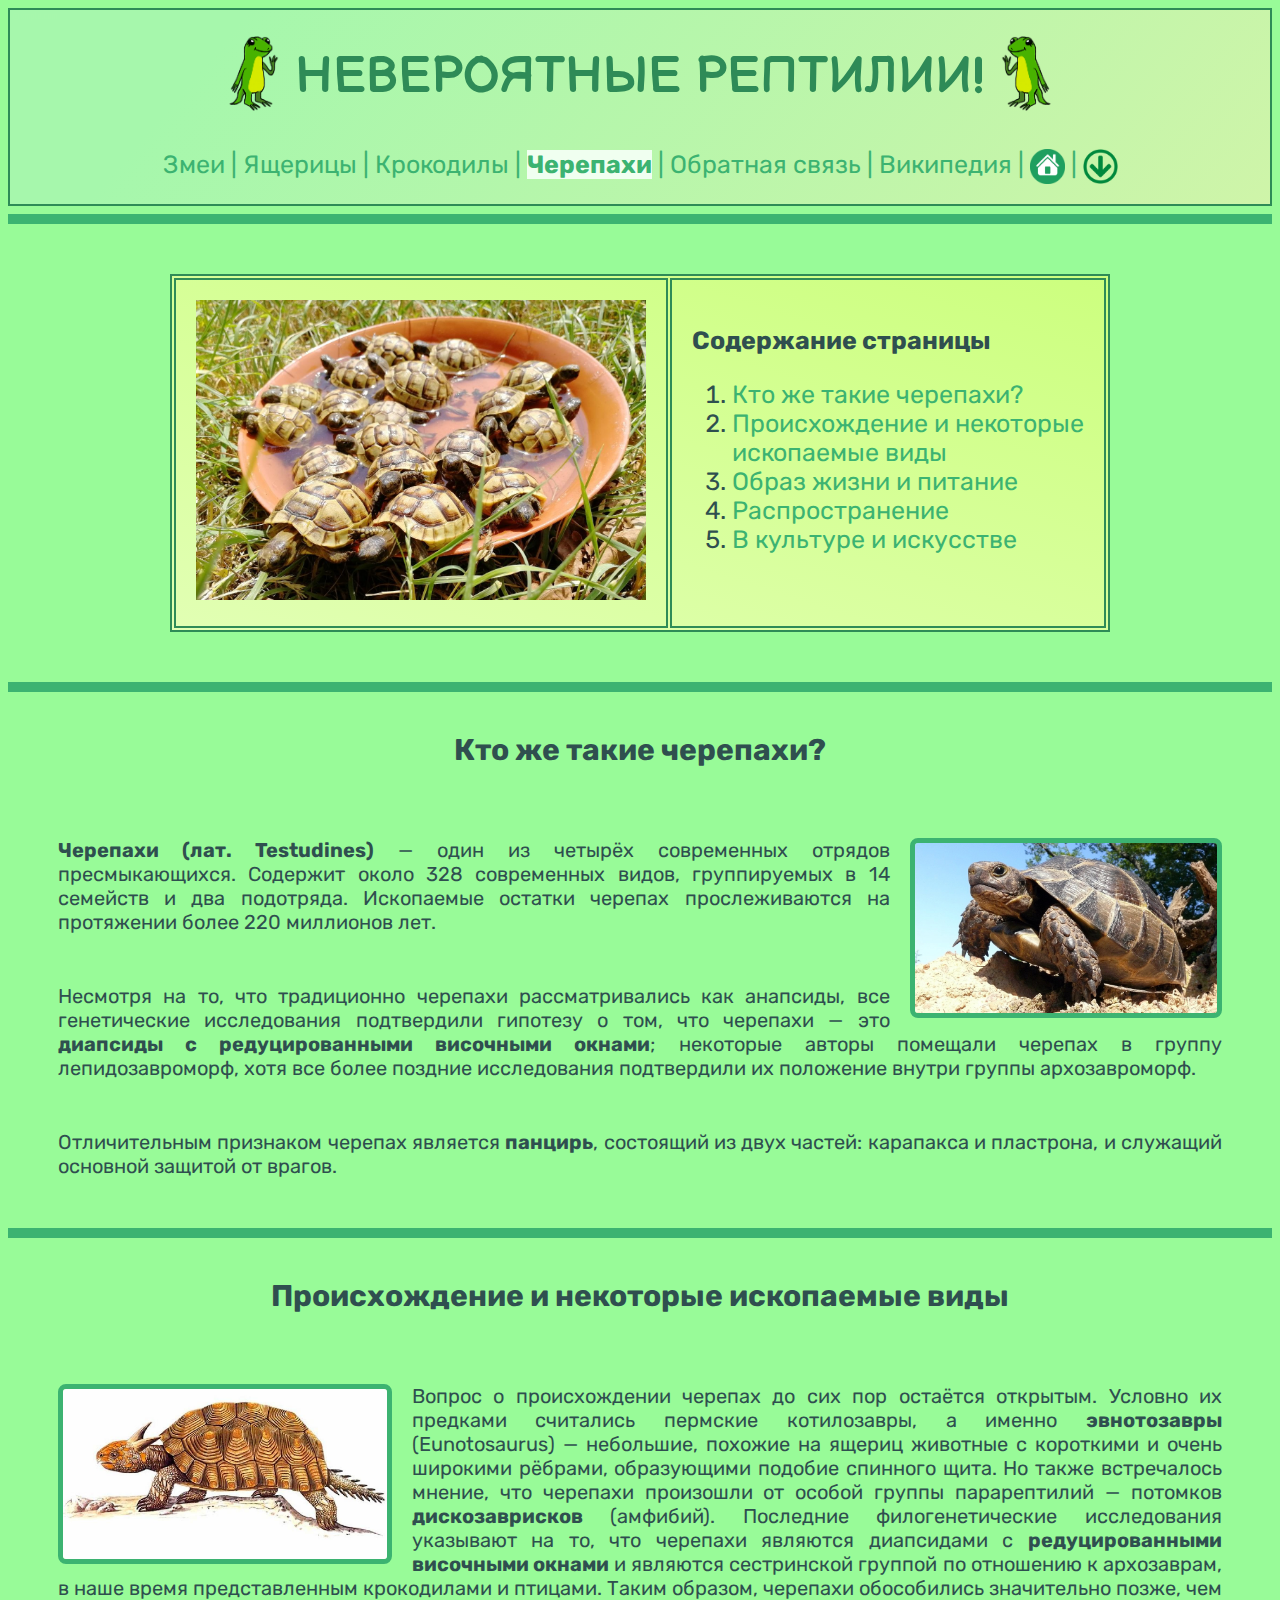
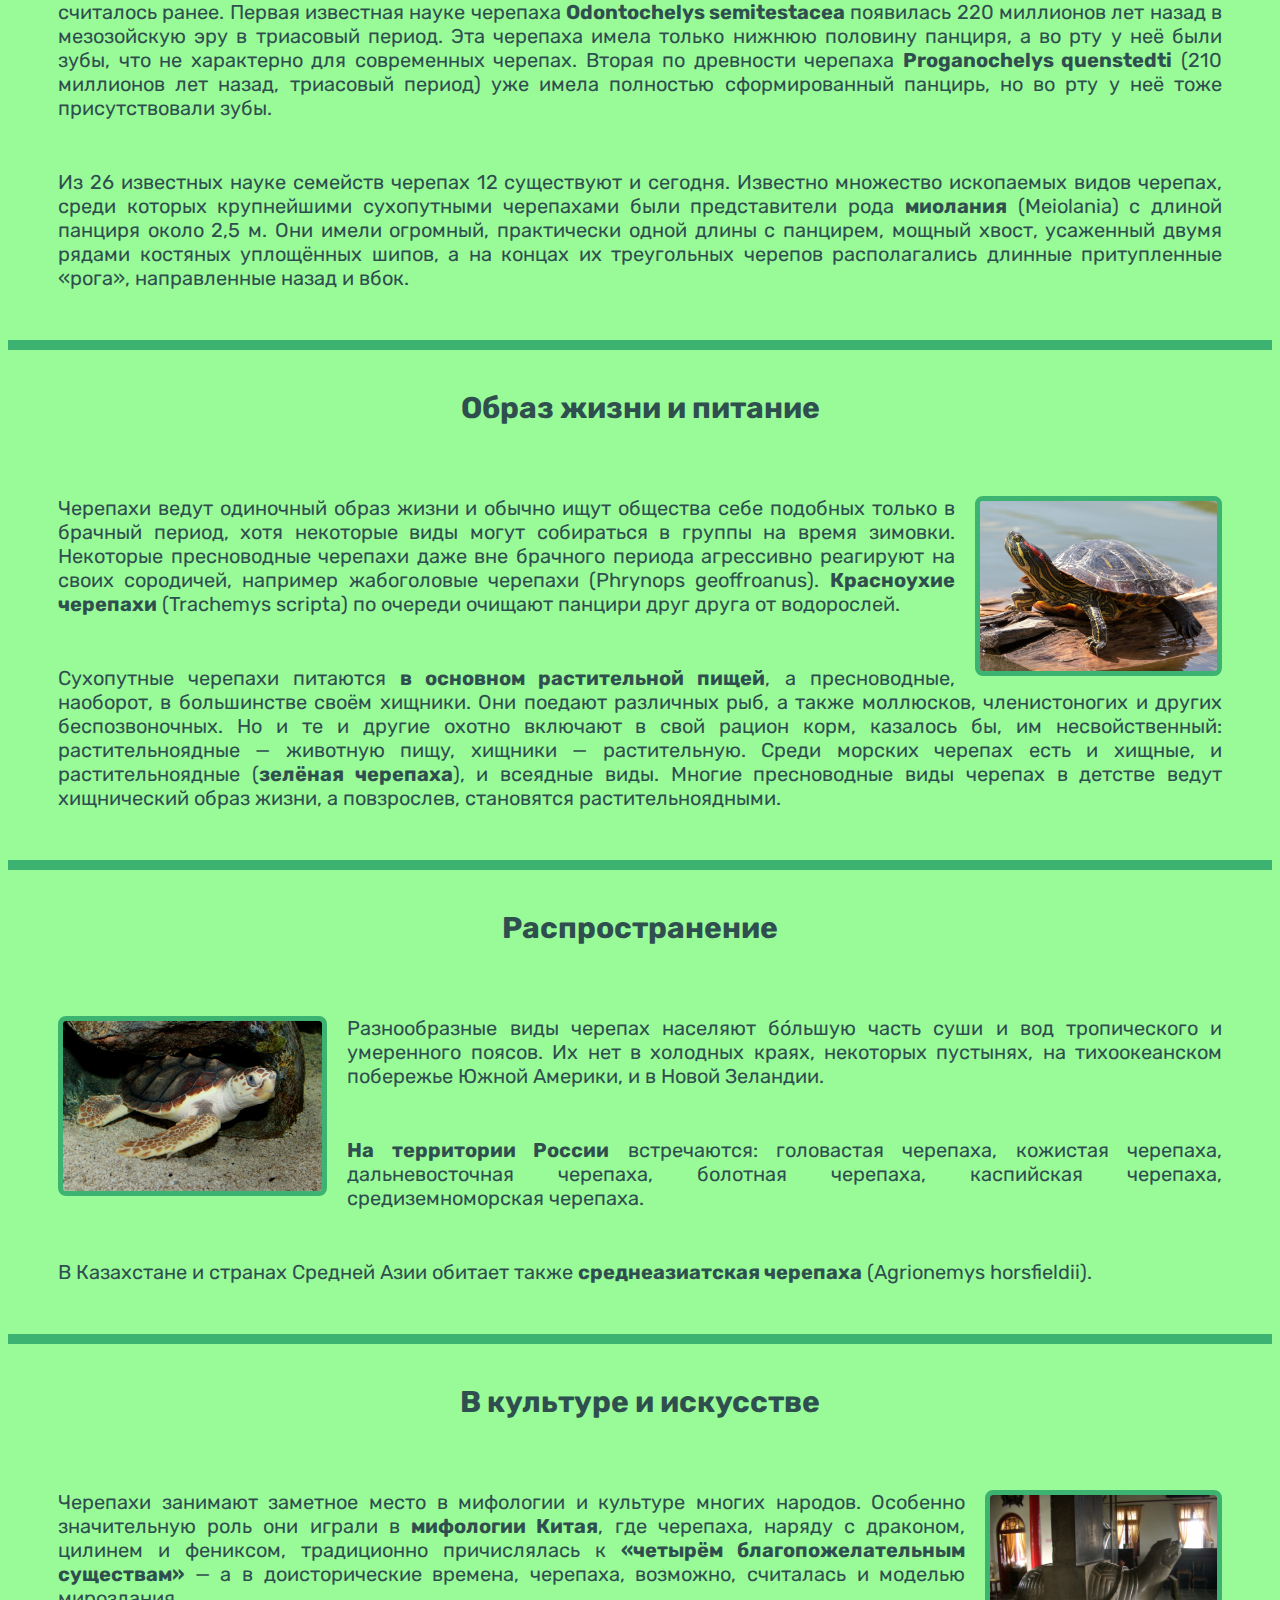
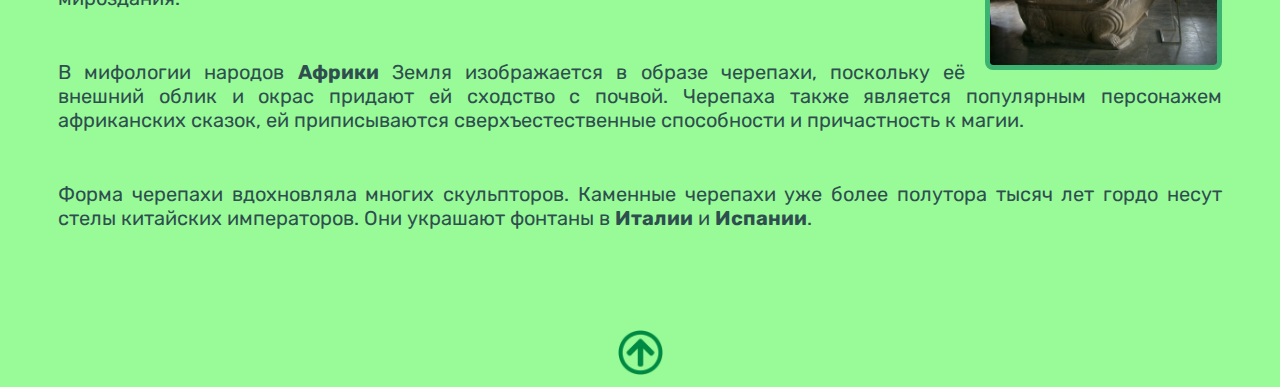
<file: 4.html>
<!DOCTYPE html>
<html lang="en" dir="ltr">
  <head>
    <meta charset="utf-8">
    <link rel="stylesheet" href="style.css">
    <link rel="shortcut icon" href="images\reptiles.png" type="image/x-icon">
    <title>Черепахи</title>
  </head>
  <body>

    <div id="header">
      <table align="center">
        <tr>
          <td>
            <a href="images\reptiles1.png" target="_blank">
              <img src="images\reptiles1.png" width="75px">
            </a>
          </td>
          <td><h1><a name="top"></a>НЕВЕРОЯТНЫЕ РЕПТИЛИИ!</h1></td>
          <td>
            <a href="images\reptiles2.png" target="_blank">
              <img src="images\reptiles2.png" width="75px">
            </a>
          </td>
        </tr>
      </table>

      <nav>
        <a href="1.html">Змеи</a> |
        <a href="2.html">Ящерицы</a> |
        <a href="3.html">Крокодилы</a> |
        <a class="current" href="4.html">Черепахи</a> |
        <a href="5.html">Обратная связь</a> |
        <a href="https://ru.wikipedia.org/wiki/%D0%A7%D0%B5%D1%80%D0%B5%D0%BF%D0%B0%D1%85%D0%B8" target="_blank">Википедия</a> |
        <a href="index.html"><img src="images\home.png" width=35 align="center"></a> |
        <a href="#bottom"><img src="images\arrow_icon_down.png" width="35" align="center"></a>
      </nav>
    </div>

    <hr size="20" color="#3CB371">

    <div class="main" id="summary" align="center">
      <table cols="2" border="2px" bordercolor="#2E8B57" background="images\main_bg_table.svg" cellpadding="20px">
        <tr>
          <td><img src="images\turtle1.jpg" title="Черепашки" width="450"></td>
          <td><b>Содержание страницы</b>
             <ol>
               <li><a href="#chapter1">Кто же такие черепахи?</a></li>
               <li><a href="#chapter2">Происхождение и некоторые<br>ископаемые виды</a></li>
               <li><a href="#chapter3">Образ жизни и питание</a></li>
               <li><a href="#chapter4">Распространение</a></li>
               <li><a href="#chapter5">В культуре и искусстве</a></li>
             </ol>
          </td>
        </tr>
      </table>
    </div>

    <hr size="20" color="#3CB371">

    <div class="main">
      <h2><a name="chapter1"></a>Кто же такие черепахи?</h2>
      <div align="justify">
        <a href="images\turtle2.jpg" target="_blank">
          <img class="image right" src="images\turtle2.jpg" title="Черепаха"></a>
        <p class="text"><b>Черепахи (лат. Testudines)</b> — один из четырёх современных отрядов пресмыкающихся.
          Содержит около 328 современных видов, группируемых в 14 семейств и два подотряда.
          Ископаемые остатки черепах прослеживаются на протяжении более 220 миллионов лет.</p>
        <p class="text">Несмотря на то, что традиционно черепахи рассматривались как анапсиды, все генетические
          исследования подтвердили гипотезу о том, что черепахи — это <b>диапсиды с редуцированными височными окнами</b>;
          некоторые авторы помещали черепах в группу лепидозавроморф, хотя все более поздние исследования
          подтвердили их положение внутри группы архозавроморф.</p>
        <p class="text">Отличительным признаком черепах является <b>панцирь</b>, состоящий из двух частей: карапакса и
          пластрона, и служащий основной защитой от врагов.</p>
      </div>

      <hr size="10" color="#3CB371">

      <h2><a name="chapter2"></a>Происхождение и некоторые ископаемые виды</h2>
      <div align="justify">
        <a href="images\turtle3.jpg" target="_blank">
          <img class="image left" src="images\turtle3.jpg" title="Миолания"></a>
        <p class="text">Вопрос о происхождении черепах до сих пор остаётся открытым. Условно их предками считались
          пермские котилозавры, а именно <b>эвнотозавры</b> (Eunotosaurus) — небольшие, похожие на ящериц животные с короткими
          и очень широкими рёбрами, образующими подобие спинного щита. Но также встречалось мнение, что черепахи
          произошли от особой группы парарептилий — потомков <b>дискозаврисков</b> (амфибий). Последние филогенетические
          исследования указывают на то, что черепахи являются диапсидами с <b>редуцированными височными окнами</b> и являются
          сестринской группой по отношению к архозаврам, в наше время представленным крокодилами и птицами. Таким образом,
          черепахи обособились значительно позже, чем считалось ранее. Первая известная науке черепаха <b>Odontochelys
          semitestacea</b> появилась 220 миллионов лет назад в мезозойскую эру в триасовый период. Эта черепаха имела
          только нижнюю половину панциря, а во рту у неё были зубы, что не характерно для современных черепах. Вторая
          по древности черепаха <b>Proganochelys quenstedti</b> (210 миллионов лет назад, триасовый период) уже имела
          полностью сформированный панцирь, но во рту у неё тоже присутствовали зубы.</p>
        <p class="text">Из 26 известных науке семейств черепах 12 существуют и сегодня. Известно множество
          ископаемых видов черепах, среди которых крупнейшими сухопутными черепахами были представители рода
          <b>миолания</b> (Meiolania) с длиной панциря около 2,5 м. Они имели огромный, практически одной длины с панцирем,
          мощный хвост, усаженный двумя рядами костяных уплощённых шипов, а на концах их треугольных черепов
          располагались длинные притупленные «рога», направленные назад и вбок.</p>
      </div>

      <hr size="10" color="#3CB371">

      <h2><a name="chapter3"></a>Образ жизни и питание</h2>
      <div align="justify">
        <a href="images\turtle4.jpg" target="_blank">
          <img class="image right" src="images\turtle4.jpg" title="Красноухая черепаха"></a>
        <p class="text">Черепахи ведут одиночный образ жизни и обычно ищут общества себе подобных только в брачный
          период, хотя некоторые виды могут собираться в группы на время зимовки. Некоторые пресноводные черепахи даже
          вне брачного периода агрессивно реагируют на своих сородичей, например жабоголовые черепахи (Phrynops geoffroanus).
          <b>Красноухие черепахи</b> (Trachemys scripta) по очереди очищают панцири друг друга от водорослей.</p>
        <p class="text">Сухопутные черепахи питаются <b>в основном растительной пищей</b>, а пресноводные, наоборот,
          в большинстве своём хищники. Они поедают различных рыб, а также моллюсков, членистоногих и других
          беспозвоночных. Но и те и другие охотно включают в свой рацион корм, казалось бы, им несвойственный:
          растительноядные — животную пищу, хищники — растительную. Среди морских черепах есть и хищные, и
          растительноядные (<b>зелёная черепаха</b>), и всеядные виды. Многие пресноводные виды черепах в детстве
          ведут хищнический образ жизни, а повзрослев, становятся растительноядными.</p>
      </div>

      <hr size="10" color="#3CB371">

      <h2><a name="chapter4"></a>Распространение</h2>
      <div align="justify">
        <a href="images\turtle5.jpg" target="_blank">
          <img class="image left" src="images\turtle5.jpg" title="Логгерхед, или головастая черепаха"></a>
        <p class="text">Разнообразные виды черепах населяют бо́льшую часть суши и вод тропического и умеренного
          поясов. Их нет в холодных краях, некоторых пустынях, на тихоокеанском побережье Южной Америки, и в Новой Зеландии.</p>
        <p class="text"><b>На территории России</b> встречаются: головастая черепаха, кожистая черепаха,
          дальневосточная черепаха, болотная черепаха, каспийская черепаха, средиземноморская черепаха.</p>
        <p class="text">В Казахстане и странах Средней Азии обитает также <b>среднеазиатская черепаха</b> (Agrionemys horsfieldii).</p>
      </div>

      <hr size="10" color="#3CB371">

      <h2><a name="chapter5"></a>В культуре и искусстве</h2>
      <div align="justify">
        <a href="images\turtle6.jpg" target="_blank">
          <img class="image right" src="images\turtle6.jpg" title="Черепаха-биси со стелой в честь императорского визита в Нанкин"></a>
        <p class="text">Черепахи занимают заметное место в мифологии и культуре многих народов.
          Особенно значительную роль они играли в <b>мифологии Китая</b>, где черепаха, наряду с драконом,
          цилинем и фениксом, традиционно причислялась к <b>«четырём благопожелательным существам»</b> —
          а в доисторические времена, черепаха, возможно, считалась и моделью мироздания.</p>
        <p class="text">В мифологии народов <b>Африки</b> Земля изображается в образе черепахи, поскольку её
          внешний облик и окрас придают ей сходство с почвой. Черепаха также является популярным
          персонажем африканских сказок, ей приписываются сверхъестественные способности и причастность к магии.</p>
        <p class="text">Форма черепахи вдохновляла многих скульпторов. Каменные черепахи уже более
          полутора тысяч лет гордо несут стелы китайских императоров. Они украшают фонтаны в <b>Италии</b> и <b>Испании</b>.</p>
      </div>
    </div>

    <div id="arrow" align="center">
      <a href="#top" name="bottom"><img src="images\arrow_icon.png" width="45"></a>
    </div>

  </body>
</html>
</file>
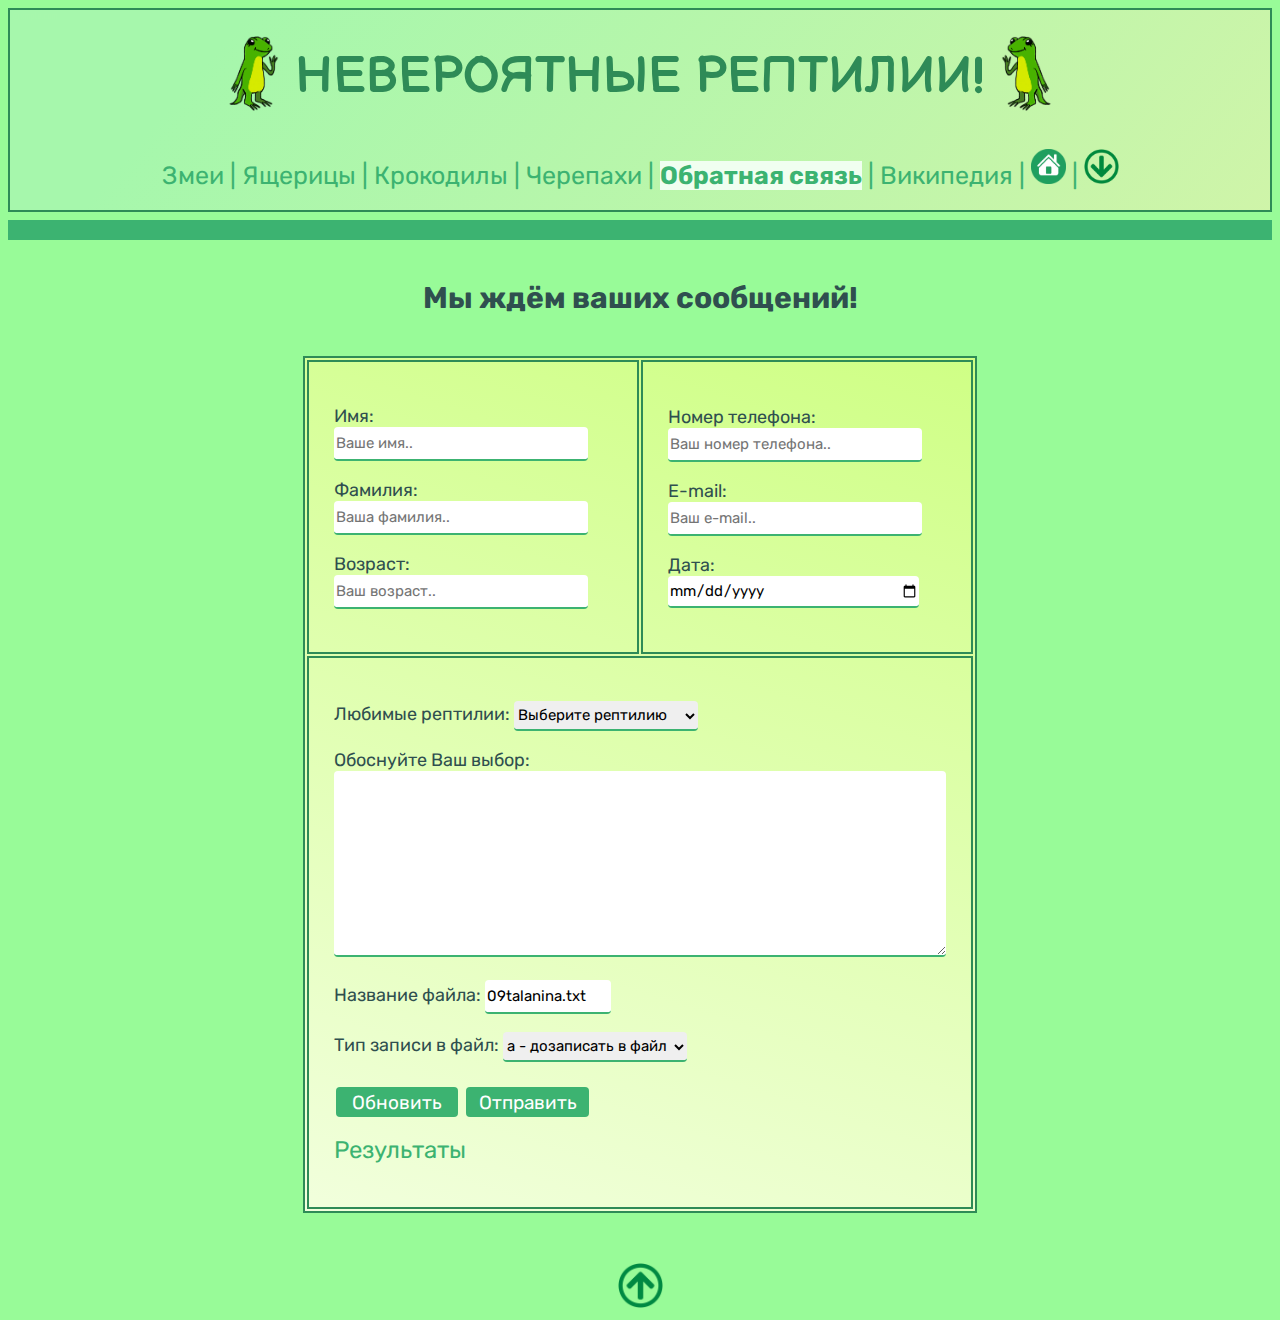
<file: 5.html>
<!DOCTYPE html>
<html lang="ru" dir="ltr">
  <head>
    <meta charset="utf-8">
    <link rel="stylesheet" href="style.css">
    <link rel="shortcut icon" href="images/reptiles.png" type="image/x-icon">
    <title>Обратная связь</title>
  </head>
  <body>

    <div id="header">
      <table>
        <tr>
          <td>
            <a href="images/reptiles1.png" target="_blank">
              <img src="images/reptiles1.png" alt="Рисунок рептилии" width=75>
            </a>
          </td>
          <td><h1>НЕВЕРОЯТНЫЕ РЕПТИЛИИ!</h1></td>
          <td>
            <a href="images/reptiles2.png" target="_blank">
              <img src="images/reptiles2.png" alt="Рисунок рептилии" width=75>
            </a>
          </td>
        </tr>
      </table>

      <nav>
        <a href="1.html">Змеи</a> |
        <a href="2.html">Ящерицы</a> |
        <a href="3.html">Крокодилы</a> |
        <a href="4.html">Черепахи</a> |
        <a class="current" href="5.html">Обратная связь</a> |
        <a href="https://ru.wikipedia.org/wiki/%D0%9F%D1%80%D0%B5%D1%81%D0%BC%D1%8B%D0%BA%D0%B0%D1%8E%D1%89%D0%B8%D0%B5%D1%81%D1%8F" target="_blank">Википедия</a> |
        <a href="index.html"><img src="images/home.png" alt="На главную" width=35></a> |
        <a href="#arrow"><img src="images/arrow_icon_down.png" alt="Стрелка вниз" width=35></a>
      </nav>
    </div>

    <hr class="big">

    <div class="main">
      <h2>Мы ждём ваших сообщений!</h2>
      <div id="form">
        <form action="http://g06u33.nn2000.info/cgi-bin/form_action.py" method="post" target="_blank">
          <table>
            <tr>
              <td>
                <p>Имя:<br><input type="text" name="first_name" placeholder="Ваше имя.."></p>
                <p>Фамилия:<br><input type="text" name="last_name" placeholder="Ваша фамилия.."></p>
                <p>Возраст:<br><input type="number" name="age" placeholder="Ваш возраст.."></p>
              </td>
              <td>
                <p>Номер телефона:<br><input type="text" name="phone_number" placeholder="Ваш номер телефона.."></p>
                <p>E-mail:<br><input type="text" name="email" placeholder="Ваш e-mail.."></p>
                <p>Дата:<br><input type="date" name="date"></p>
              </td>
            </tr>
            <tr>
              <td colspan="2">
                <p>Любимые рептилии:
                  <select name="reptiles">
                    <option>Выберите рептилию</option>
                    <option value="Змеи">Змеи</option>
                    <option value="Ящерицы">Ящерицы</option>
                    <option value="Крокодилы">Крокодилы</option>
                    <option value="Черепахи">Черепахи</option>
                  </select>
                </p>
                <p>Обоснуйте Ваш выбор:<br><textarea name="textarea" rows=10></textarea></p>
                <p>Название файла:
                  <input id="filename" type="tехt" name="000_file_name" value="09talanina.txt"></p>
                <p>Тип записи в файл:
                  <select name="010_mode">
                    <option value="a">a - дозаписать в файл</option>
                    <option value="w">w - очистить файл и записать в файл</option>
                  </select>
                  <input type="hidden" name="function" value="page">
                  <input type="hidden" name="page_id" value="3"></p>
                <p><input type="reset" name="reset" value="Обновить">
                  <input type="submit" name="submit" value="Отправить"></p>
                </p><a id="results" href="http://g06u33.nn2000.info/tmp/09talanina.txt" target="_blank">Результаты</a></p>
              </td>
            </tr>
          </table>
        </form>
      </div>
    </div>

    <div id="arrow">
      <a href="#header"><img src="images/arrow_icon.png" alt="Стрелка вверх" width=45></a>
    </div>

  </body>
</html>
</file>
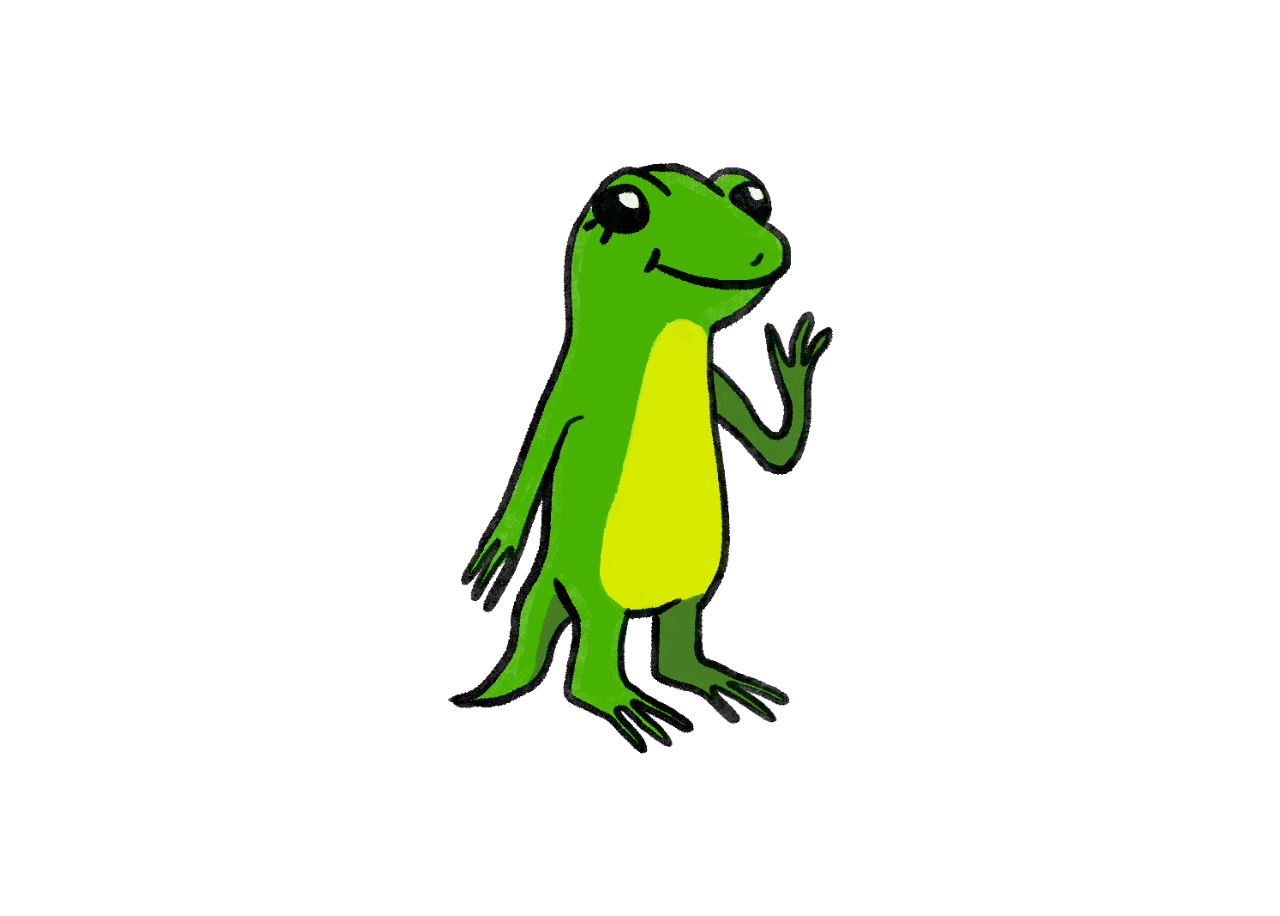
<file: first_image.html>
<!DOCTYPE html>
<html lang="ru" dir="ltr">
  <head>
    <meta charset="utf-8">
    <link rel="stylesheet" type="text/css" href="style.css">
    <link rel="shortcut icon" href="images/reptiles.png" type="image/x-icon">
    <title>Рисунок рептилии</title>
  </head>
  <body id="image">
    <div id="open">
      <img src="images/reptiles1.png" alt="Рисунок рептилии">
    </div>
  </body>
</html>
</file>
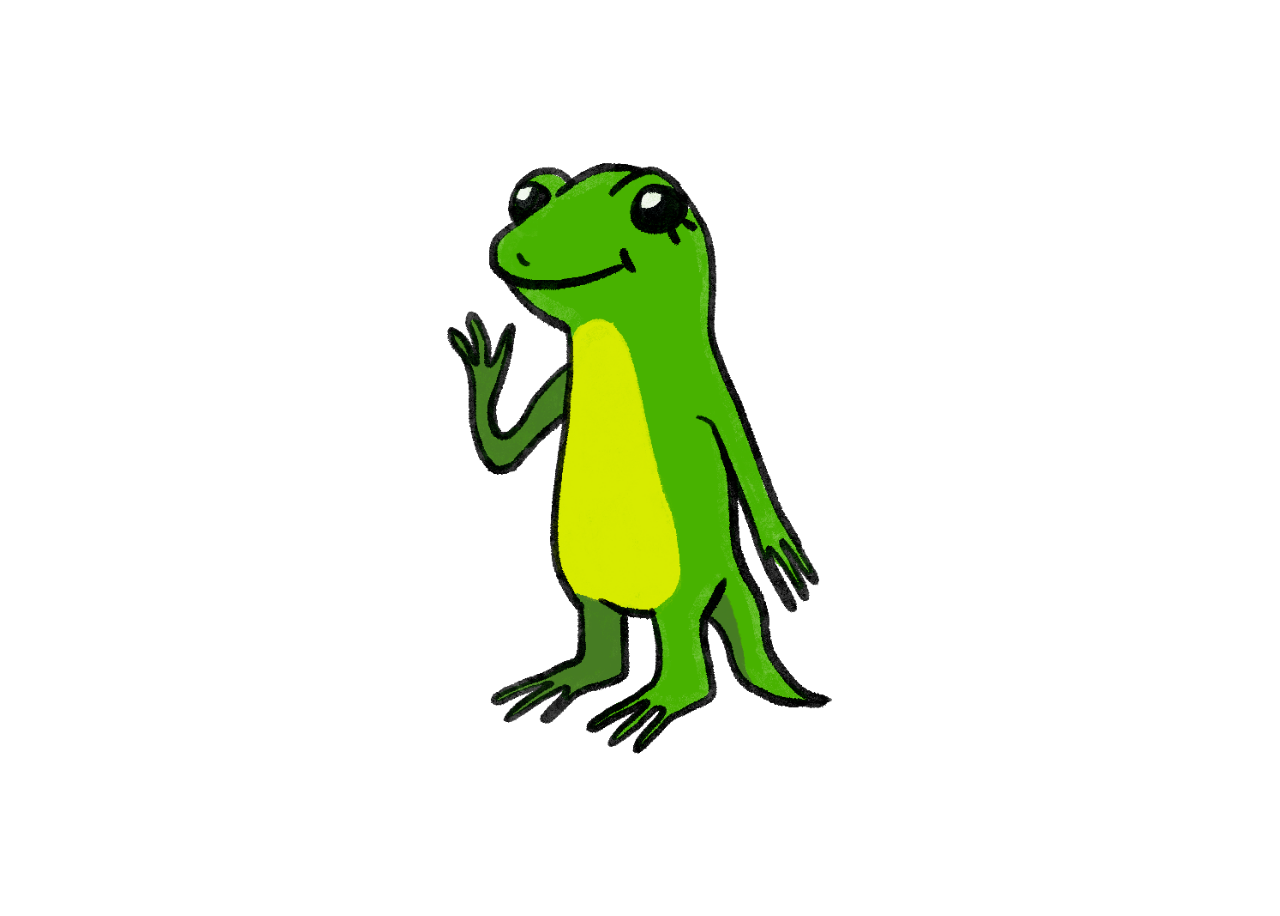
<file: second_image.html>
<!DOCTYPE html>
<html lang="ru" dir="ltr">
  <head>
    <meta charset="utf-8">
    <link rel="stylesheet" type="text/css" href="style.css">
    <link rel="shortcut icon" href="images/reptiles.png" type="image/x-icon">
    <title>Рисунок рептилии</title>
  </head>
  <body id="image">
    <div id="open">
      <img src="images/reptiles2.png" alt="Рисунок рептилии">
    </div>
  </body>
</html>
</file>
<file: style.css>
@import url('https://fonts.googleapis.com/css2?family=Balsamiq+Sans:wght@700&family=Rubik&display=swap');

body {
  background-color: #98FB98;
  text-decoration: none;
  font-family: "Rubik", sans-serif;
}

#header {
  background-image: url(images/gradient.svg);
  padding: 0 0 20px 0;
  border: 2px solid #2E8B57;
}

#header table {
  padding: 0 0 6px 0;
  margin-left: auto;
  margin-right: auto;
}

#header h1 {
  text-align: center;
  color: #2E8B57;
  font-family: "Balsamiq Sans", bold;
  font-size: 50px;
}

#header h1:hover {
  text-decoration: dashed underline;
}

nav {
  text-align: center;
  font-size: 25px;
  color: #3CB371;
}

a {
  text-decoration: none;
  color: #3CB371;
}

a:hover {
  color: #FFFFFF;
}

a.current {
  background-color: #F0FFF0;
  color: #3CB371;
  font-weight: bolder;
}

.big {
  height: 20px;
}

hr {
   height: 10px;
   background-color: #3CB371;
   border: none;
}

.main {
  font-size: 20px;
  color: #2F4F4F;
}

#summary {
  margin: 50px;
  display: flex;
  justify-content: center;
}

#summary table {
  background: url(images/main_bg_table.svg);
  border: 2px solid #2E8B57;
}

#summary tr {
  border: 2px solid #2E8B57;
}

 #summary td {
   padding: 20px;
   border: 2px solid #2E8B57;
 }

 #withbg {
   background: url(images/yellow_bg.jpg);
 }

td {
  font-size: 25px;
}

h2 {
  text-align: center;
  padding: 20px;
  margin: 20px;
}

h2:hover {
  color: #3CB371;
  text-decoration: dashed underline;
}

.text {
  margin: 50px;
  text-align: justify;
}

.image {
  height: 170px;
  border: 5px solid;
  border-radius: 8px;
}

.right {
  float:right;
  margin: 0 50px 0 20px;
}

.left {
  float:left;
  margin: 0 20px 0 50px;
}

#arrow {
  padding: 50px 0 0 0;
  display: flex;
  justify-content: center;
}

#form {
  display: flex;
  justify-content: center;
}

#form table {
  width: 60%;
  table-layout: fixed;
  background: url(images/main_bg_table.svg);
  border: 2px solid #2E8B57;
  margin-left: auto;
  margin-right: auto;
}

#form tr {
  border: 2px solid #2E8B57;
}

#form td {
  padding: 25px;
  width: 100%;
  border: 2px solid #2E8B57;
}

#form form {
  padding: 0 70px 0 70px;
}

#form p {
  font-size: 18px;
}

input {
  height: 30px;
  width: 90%;
}

textarea {
  width: 100%;
  width: stretch;
  width: -moz-available;
  width: -webkit-fill-available;
}

select {
  height: 30px;
  width: 30%;
  cursor: pointer;
}

input, textarea, select {
  outline: none;
  border: none;
  border-bottom: 2px solid #3CB371;
  border-radius: 4px;
  font-family: inherit;
  font-size: 15px;
}

#filename {
  width: 20%;
}

input[type=submit], input[type=reset] {
  background-color: #3CB371;
  font-family: "Rubik", sans-serif;
  font-size: 19px;
  border: none;
  border-radius: 4px;
  color: #FFFFFF;
  margin: 7px 2px 0 2px;
  width: 20%;
  cursor: pointer;
}

input[type=submit]:hover, input[type=reset]:hover {
  background-color: #5AE05A;
}

#results {
  font-size: x-large;
}

#results:hover {
  color: #5AE05A;
}

#image {
  background-color: #FFFFFF;
}

#open {
  height: 100vh;
  display: flex;
  align-items: center;
  justify-content: center;
}

#open img {
  height: 600px;
}

.bold {
  font-weight: bold;
}
</file>
